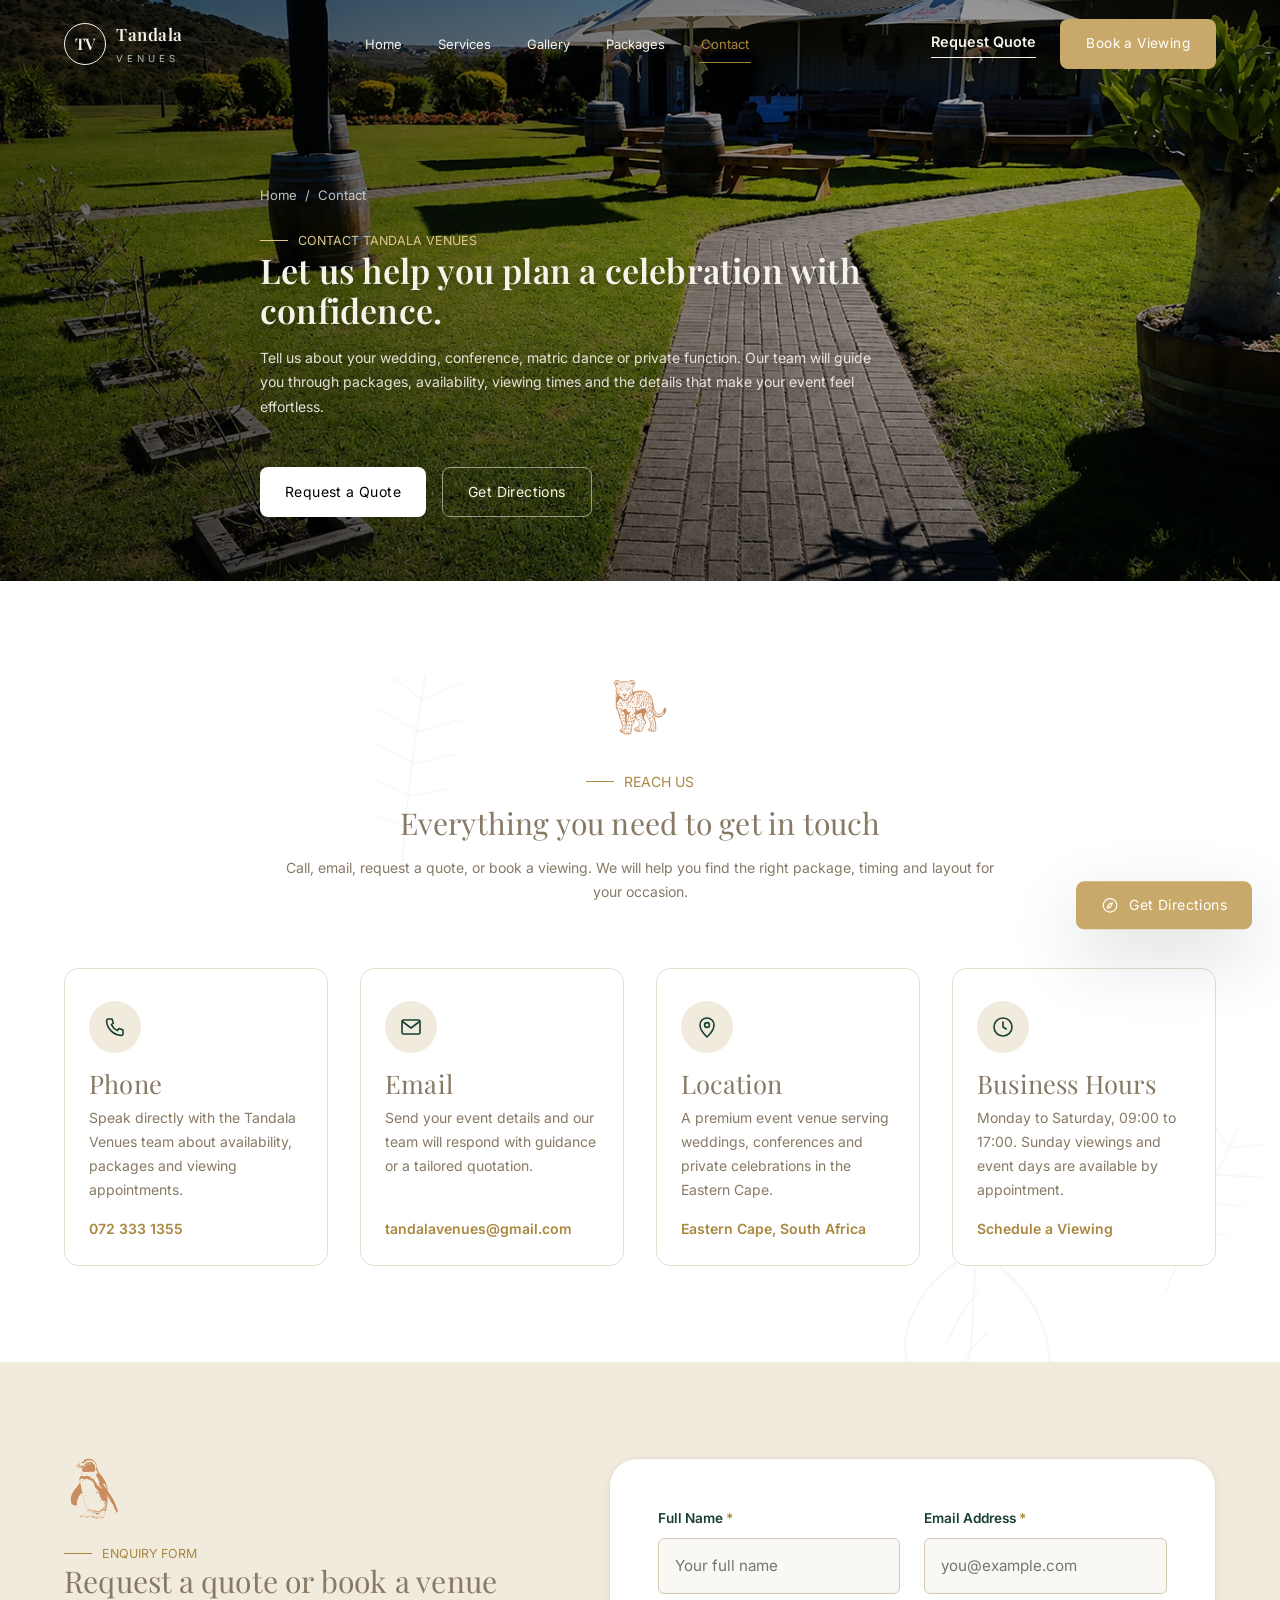
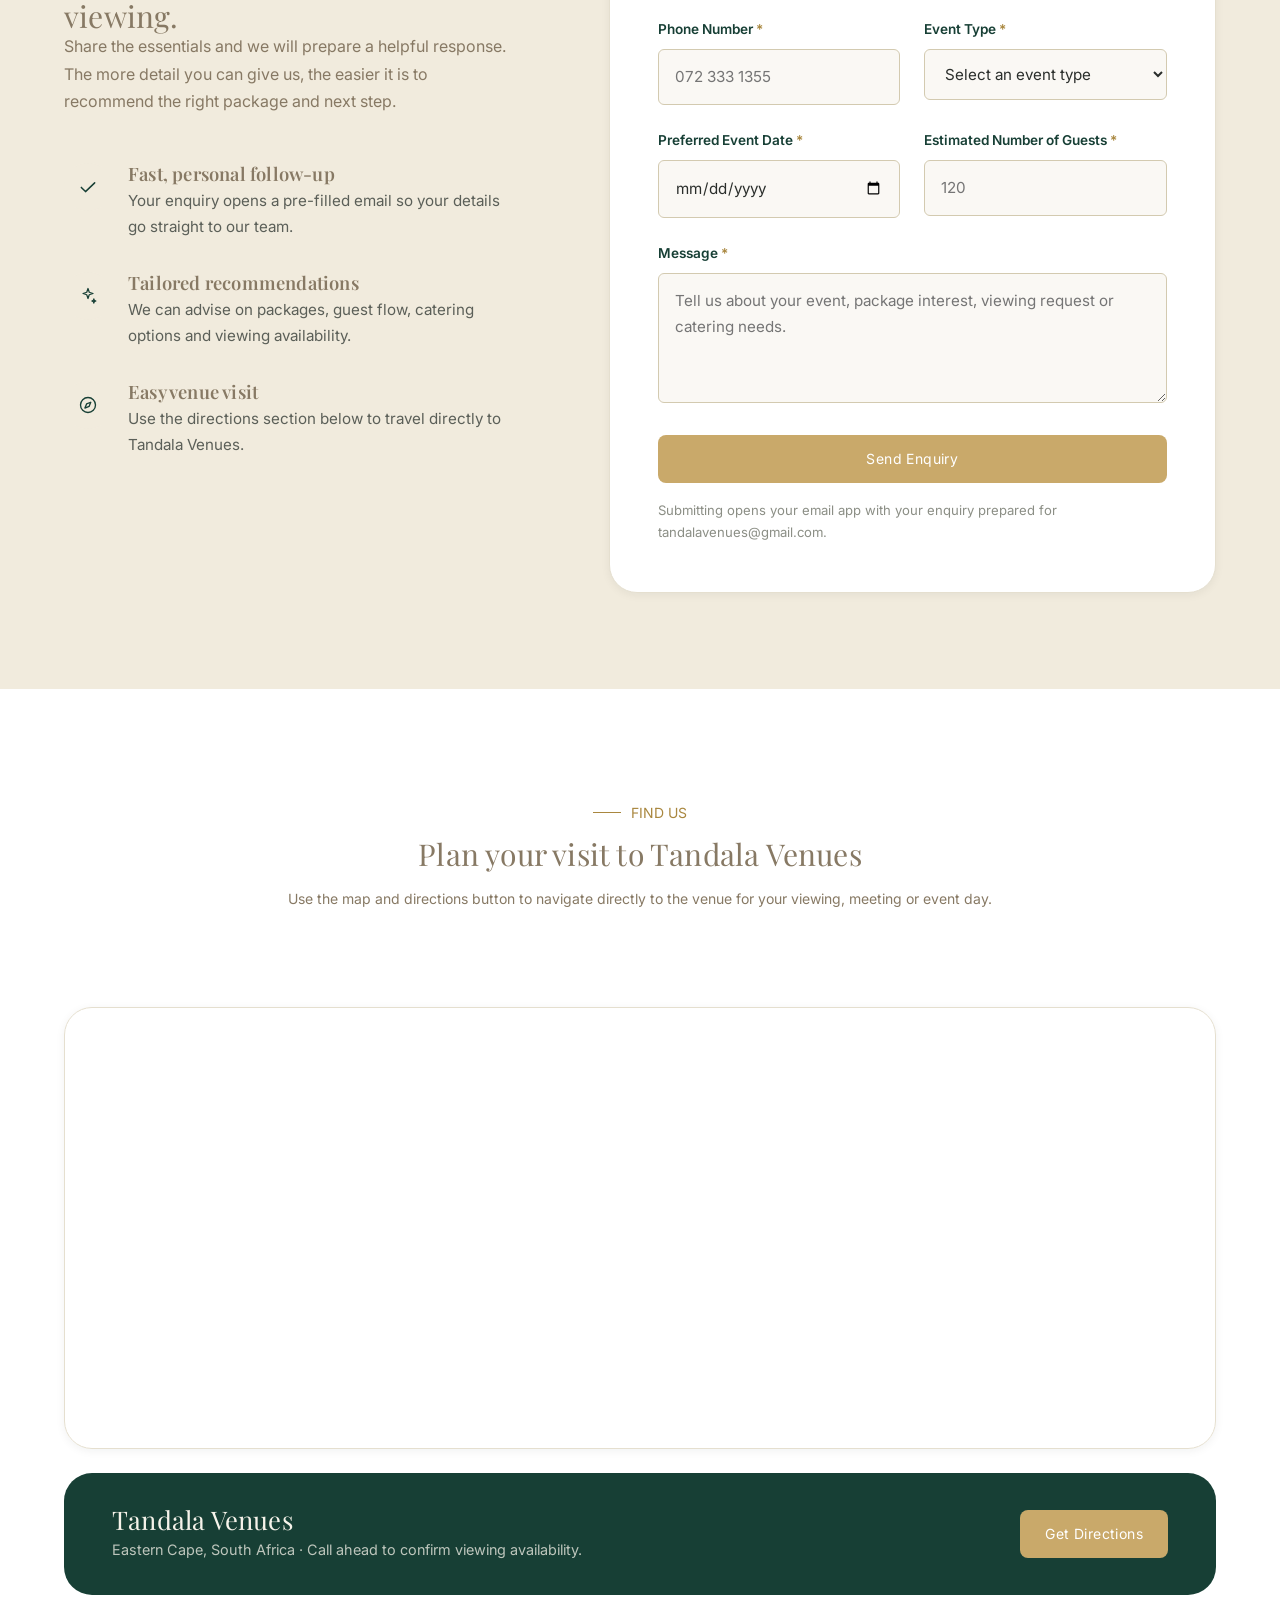
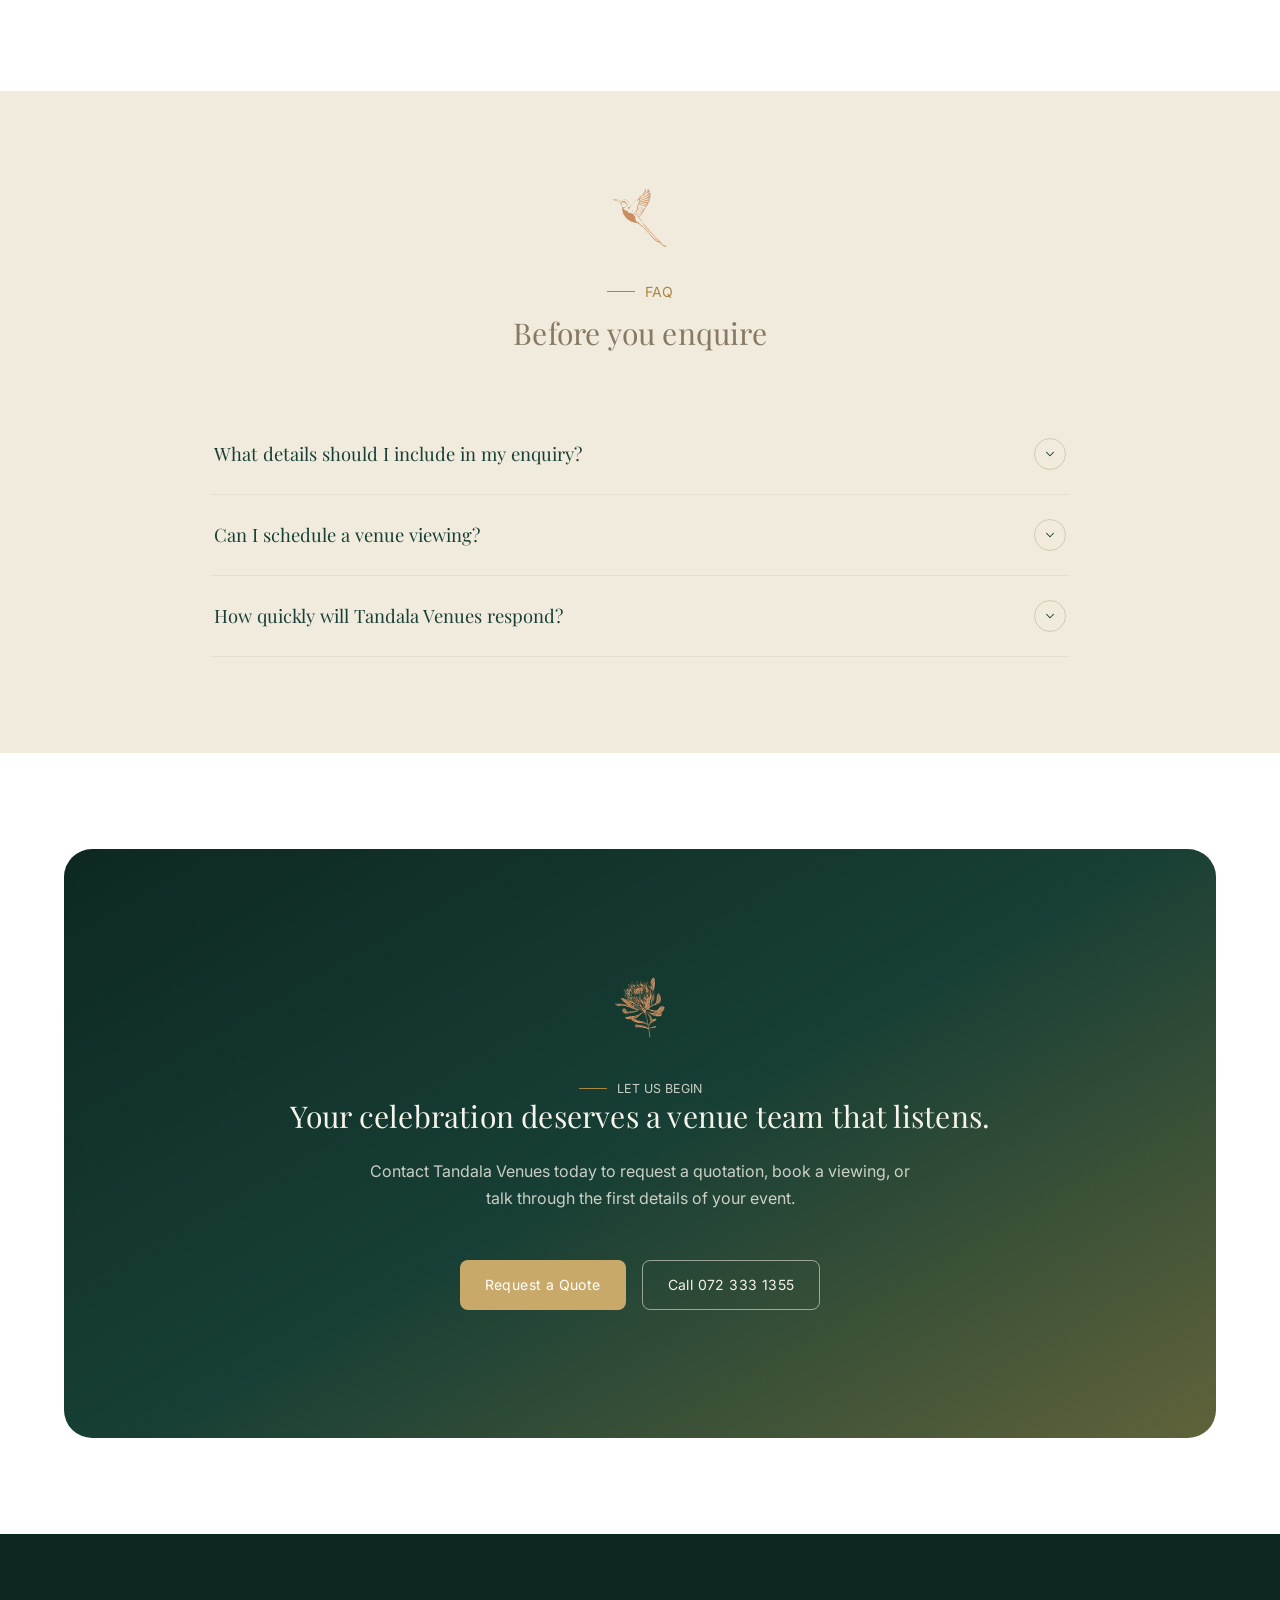
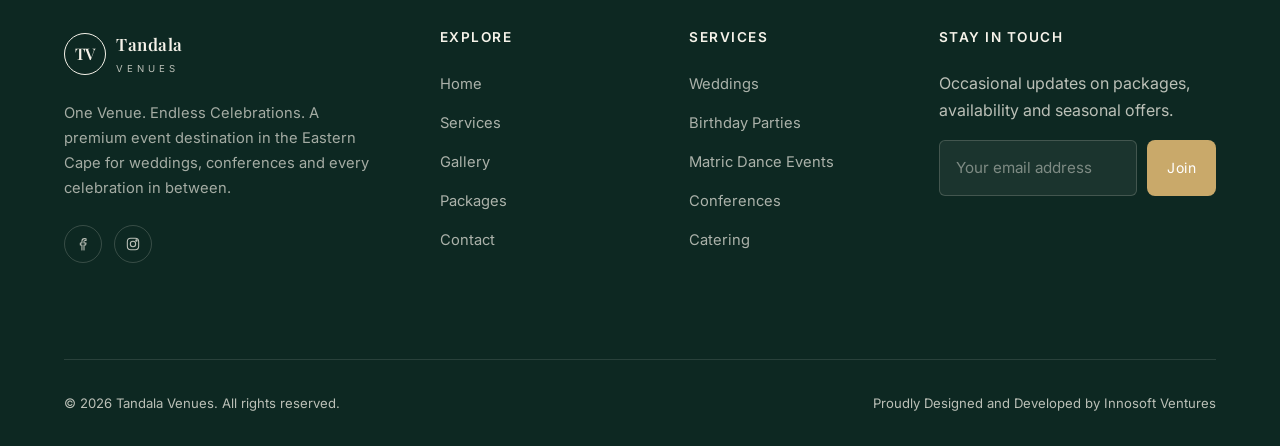
<file: HTML/contact.html>
<!DOCTYPE html>
<html lang="en-ZA">
<head>
<meta charset="UTF-8">
<meta name="viewport" content="width=device-width, initial-scale=1.0">
<title>Contact Tandala Venues | Request a Quote or Book a Viewing</title>
<meta name="description" content="Contact Tandala Venues to request a quotation, schedule a venue viewing, get directions, or enquire about weddings, conferences, matric dances, birthdays and private functions in the Eastern Cape.">
<link rel="canonical" href="https://www.tandalavenues.co.za/contact.html">
<meta name="theme-color" content="#173F35">
<meta property="og:type" content="website">
<meta property="og:site_name" content="Tandala Venues">
<meta property="og:title" content="Contact Tandala Venues | Request a Quote or Book a Viewing">
<meta property="og:description" content="Speak to the Tandala Venues team about your celebration, request a tailored quote, or get directions to the venue.">
<meta property="og:url" content="https://www.tandalavenues.co.za/contact.html">
<meta property="og:locale" content="en_ZA">
<meta name="twitter:card" content="summary_large_image">
<meta name="twitter:title" content="Contact Tandala Venues | Request a Quote or Book a Viewing">
<meta name="twitter:description" content="Request a quotation, schedule a viewing, or get directions to Tandala Venues in the Eastern Cape.">
<link rel="icon" type="image/svg+xml" href="favicon/favicon.svg">
<link rel="alternate icon" href="favicon/favicon.svg">
<link rel="preconnect" href="https://fonts.googleapis.com">
<link rel="preconnect" href="https://fonts.gstatic.com" crossorigin>
<link href="https://fonts.googleapis.com/css2?family=Playfair+Display:ital,wght@0,400;0,500;0,600;0,700;1,500;1,600&family=Inter:wght@300;400;500;600;700;800&display=swap" rel="stylesheet">
<link rel="stylesheet" href="../CSS/style.css">
</head>
<body>
<a class="skip-link" href="#main">Skip to content</a>

<svg class="visually-hidden" aria-hidden="true" focusable="false">
<symbol id="icon-heart" viewBox="0 0 24 24" fill="none" stroke="currentColor" stroke-width="1.6" stroke-linecap="round" stroke-linejoin="round"><path d="M12 21s-7-4.5-9.4-9C1.2 8 2.6 4.2 6.4 4.2c2 0 3.5 1 5.6 3 2.1-2 3.6-3 5.6-3 3.8 0 5.2 3.8 3.8 7.8-2.4 4.5-9.4 9-9.4 9z"></path></symbol>
<symbol id="icon-cake" viewBox="0 0 24 24" fill="none" stroke="currentColor" stroke-width="1.6" stroke-linecap="round" stroke-linejoin="round"><rect x="4" y="12" width="16" height="8" rx="1"></rect><path d="M4 12c1.4-1.6 2.9-1.6 4 0 1.1 1.6 2.6 1.6 4 0 1.1-1.6 2.6-1.6 4 0 1.1 1.6 2.6 1.6 4 0"></path><line x1="12" y1="8" x2="12" y2="4"></line><path d="M12 4c-1 0-1.3-1-.8-1.8.4.6 1.2.6 1.6 0 .5.8.2 1.8-.8 1.8z"></path></symbol>
<symbol id="icon-cap" viewBox="0 0 24 24" fill="none" stroke="currentColor" stroke-width="1.6" stroke-linecap="round" stroke-linejoin="round"><path d="M12 3 2 8l10 5 10-5-10-5z"></path><path d="M6 10.5V16c0 1.5 2.7 3 6 3s6-1.5 6-3v-5.5"></path><line x1="22" y1="8" x2="22" y2="14.5"></line></symbol>
<symbol id="icon-briefcase" viewBox="0 0 24 24" fill="none" stroke="currentColor" stroke-width="1.6" stroke-linecap="round" stroke-linejoin="round"><rect x="3" y="7" width="18" height="12" rx="1.5"></rect><path d="M8 7V5.5A1.5 1.5 0 0 1 9.5 4h5A1.5 1.5 0 0 1 16 5.5V7"></path><line x1="3" y1="12.5" x2="21" y2="12.5"></line></symbol>
<symbol id="icon-users" viewBox="0 0 24 24" fill="none" stroke="currentColor" stroke-width="1.6" stroke-linecap="round" stroke-linejoin="round"><circle cx="9" cy="8" r="3"></circle><path d="M3 20c0-3.3 2.7-6 6-6s6 2.7 6 6"></path><circle cx="17" cy="9" r="2.3"></circle><path d="M15.7 14.1c2.5.4 4.3 2.7 4.3 5.9"></path></symbol>
<symbol id="icon-utensils" viewBox="0 0 24 24" fill="none" stroke="currentColor" stroke-width="1.6" stroke-linecap="round" stroke-linejoin="round"><path d="M6 3v6.5a2 2 0 0 0 2 2 2 2 0 0 0 2-2V3"></path><line x1="8" y1="12" x2="8" y2="21"></line><path d="M17 3c-1.5 0-2.5 1.6-2.5 4.2S15.5 11.4 17 11.4V21"></path></symbol>
<symbol id="icon-sparkles" viewBox="0 0 24 24" fill="none" stroke="currentColor" stroke-width="1.5" stroke-linecap="round" stroke-linejoin="round"><path d="M12 3l1.5 4.5L18 9l-4.5 1.5L12 15l-1.5-4.5L6 9l4.5-1.5L12 3z"></path><path d="M19 15.5l.6 1.8 1.8.7-1.8.7-.6 1.8-.6-1.8-1.8-.7 1.8-.7z"></path></symbol>
<symbol id="icon-phone" viewBox="0 0 24 24" fill="none" stroke="currentColor" stroke-width="1.6" stroke-linecap="round" stroke-linejoin="round"><path d="M5 4h4l1.4 4-2 1.6a12.5 12.5 0 0 0 6 6l1.6-2 4 1.4v4c0 1-1 1.6-2 1.4C10.4 20 4 13.6 3.6 6 3.5 5 4.1 4 5 4z"></path></symbol>
<symbol id="icon-mail" viewBox="0 0 24 24" fill="none" stroke="currentColor" stroke-width="1.6" stroke-linecap="round" stroke-linejoin="round"><rect x="3" y="5" width="18" height="14" rx="1.5"></rect><path d="M3.5 6.5 12 13l8.5-6.5"></path></symbol>
<symbol id="icon-pin" viewBox="0 0 24 24" fill="none" stroke="currentColor" stroke-width="1.6" stroke-linecap="round" stroke-linejoin="round"><path d="M12 22s7-6.5 7-12a7 7 0 0 0-14 0c0 5.5 7 12 7 12z"></path><circle cx="12" cy="10" r="2.4"></circle></symbol>
<symbol id="icon-clock" viewBox="0 0 24 24" fill="none" stroke="currentColor" stroke-width="1.6" stroke-linecap="round" stroke-linejoin="round"><circle cx="12" cy="12" r="9"></circle><path d="M12 7v5l3.2 2"></path></symbol>
<symbol id="icon-check" viewBox="0 0 24 24" fill="none" stroke="currentColor" stroke-width="1.8" stroke-linecap="round" stroke-linejoin="round"><path d="M4 12.5l5 5L20 7"></path></symbol>
<symbol id="icon-chevron-down" viewBox="0 0 24 24" fill="none" stroke="currentColor" stroke-width="1.8" stroke-linecap="round" stroke-linejoin="round"><path d="M6 9l6 6 6-6"></path></symbol>
<symbol id="icon-arrow-up" viewBox="0 0 24 24" fill="none" stroke="currentColor" stroke-width="1.8" stroke-linecap="round" stroke-linejoin="round"><path d="M12 19V5"></path><path d="M6 11l6-6 6 6"></path></symbol>
<symbol id="icon-facebook" viewBox="0 0 24 24" fill="none" stroke="currentColor" stroke-width="1.6" stroke-linecap="round" stroke-linejoin="round"><path d="M13.5 21v-7.5H16l.5-3h-3V8.2c0-.9.3-1.5 1.6-1.5H16.6V4a20 20 0 0 0-2.3-.1c-2.3 0-3.9 1.4-3.9 4v2.6H8v3h2.4V21"></path></symbol>
<symbol id="icon-instagram" viewBox="0 0 24 24" fill="none" stroke="currentColor" stroke-width="1.6" stroke-linecap="round" stroke-linejoin="round"><rect x="3.5" y="3.5" width="17" height="17" rx="5"></rect><circle cx="12" cy="12" r="4"></circle><circle cx="17.2" cy="6.8" r="1"></circle></symbol>
<symbol id="icon-compass" viewBox="0 0 24 24" fill="none" stroke="currentColor" stroke-width="1.6" stroke-linecap="round" stroke-linejoin="round"><circle cx="12" cy="12" r="9"></circle><path d="M15.3 8.7l-2 5-5 2 2-5z"></path></symbol>
</svg>

<header class="site-header" id="siteHeader">
  <div class="nav-inner">
    <a href="../index.html" class="nav-logo" aria-label="Tandala Venues home">
      <span class="mark" aria-hidden="true">TV</span>
      <span>Tandala<span class="word-sub">Venues</span></span>
    </a>
    <nav class="nav-menu" aria-label="Primary">
      <a href="../index.html">Home</a>
      <a href="services.html">Services</a>
      <a href="gallery.html">Gallery</a>
      <a href="packages.html">Packages</a>
      <a href="contact.html">Contact</a>
    </nav>
    <div class="nav-actions">
      <a href="#contact-form" class="nav-quote-link">Request Quote</a>
      <a href="#contact-form" class="btn btn-primary">Book a Viewing</a>
    </div>
    <button class="nav-toggle" id="navToggle" type="button" aria-label="Open menu" aria-expanded="false" aria-controls="mobileNav">
      <span></span><span></span><span></span>
    </button>
  </div>
</header>

<div class="mobile-nav" id="mobileNav" aria-hidden="true">
  <nav class="mobile-nav-panel" aria-label="Mobile navigation">
    <ul>
      <li><a href="../index.html">Home</a></li>
      <li><a href="services.html">Services</a></li>
      <li><a href="gallery.html">Gallery</a></li>
      <li><a href="packages.html">Packages</a></li>
      <li><a href="contact.html">Contact</a></li>
    </ul>
    <div class="mobile-nav-actions">
      <a href="#contact-form" class="btn btn-outline-dark btn-block">Request Quote</a>
      <a href="#contact-form" class="btn btn-primary btn-block">Book a Viewing</a>
    </div>
    <p class="mobile-nav-meta">072 333 1355 &middot; tandalavenues@gmail.com</p>
  </nav>
</div>

<main id="main">
  <section class="page-hero" data-botanical="4" data-seed="9">
    <img class="hero-media" src="../Assets/images/Venue.png" alt="Elegant outdoor wedding moment at a premium venue">
    <div class="container">
      <div class="hero-content reveal">
        <nav class="breadcrumb" aria-label="Breadcrumb">
          <a href="index.html">Home</a>
          <span aria-hidden="true">/</span>
          <span>Contact</span>
        </nav>
        <p class="eyebrow">Contact Tandala Venues</p>
        <h1>Let us help you plan a celebration with confidence.</h1>
        <p class="lead" style="font-size: 14px;">Tell us about your wedding, conference, matric dance or private function. Our team will guide you through packages, availability, viewing times and the details that make your event feel effortless.</p>
        <div class="hero-actions">
          <a href="#contact-form" class="btn btn-primary btn-lg" style="background-color: #fff; color: #000;">Request a Quote</a>
          <a href="#location" class="btn btn-outline btn-lg">Get Directions</a>
        </div>
      </div>
    </div>
  </section>

  <section class="section" data-botanical="3" data-seed="10">
    <div class="container">
      <div class="section-header center reveal">
        <div class="section-badge section-badge--center">
              <img
                  src="../Assets/illustrations/Cat.svg"
                  alt=""
                  class="section-badge__icon"
                  aria-hidden="true"
              />
          </div>

        <p class="eyebrow">Reach Us</p>
        <h2>Everything you need to get in touch</h2>
        <p>Call, email, request a quote, or book a viewing. We will help you find the right package, timing and layout for your occasion.</p>
      </div>
      <div class="grid services-grid">
        <article class="service-card reveal">

          <div class="service-icon"><svg><use href="#icon-phone"></use></svg></div>
          <h3>Phone</h3>
          <p>Speak directly with the Tandala Venues team about availability, packages and viewing appointments.</p>
          <a href="tel:+27723331355" class="service-link">072 333 1355</a>
        </article>
        <article class="service-card reveal stagger-1">
          <div class="service-icon"><svg><use href="#icon-mail"></use></svg></div>
          <h3>Email</h3>
          <p>Send your event details and our team will respond with guidance or a tailored quotation.</p>
          <a href="mailto:tandalavenues@gmail.com" class="service-link">tandalavenues@gmail.com</a>
        </article>
        <article class="service-card reveal stagger-2">
          <div class="service-icon"><svg><use href="#icon-pin"></use></svg></div>
          <h3>Location</h3>
          <p>A premium event venue serving weddings, conferences and private celebrations in the Eastern Cape.</p>
          <a href="#location" class="service-link">Eastern Cape, South Africa</a>
        </article>
        <article class="service-card reveal stagger-3">
          <div class="service-icon"><svg><use href="#icon-clock"></use></svg></div>
          <h3>Business Hours</h3>
          <p>Monday to Saturday, 09:00 to 17:00. Sunday viewings and event days are available by appointment.</p>
          <a href="#contact-form" class="service-link">Schedule a Viewing</a>
        </article>
      </div>
    </div>
  </section>

  <section class="section section-alt" id="contact-form">
    <div class="container">
      <div class="grid contact-grid">
        <div class="reveal">
          <div class="section-badge section-badge--left">
              <img
                  src="../Assets/illustrations/Penguin.svg"
                  alt=""
                  class="section-badge__icon"
                  aria-hidden="true"
              />
          </div>

          <p class="eyebrow">Enquiry Form</p>
          <h2>Request a quote or book a venue viewing.</h2>
          <p>Share the essentials and we will prepare a helpful response. The more detail you can give us, the easier it is to recommend the right package and next step.</p>
          <div class="contact-info-list">
            <div class="contact-info-item">
              <div class="contact-info-icon"><svg><use href="#icon-check"></use></svg></div>
              <div><h4>Fast, personal follow-up</h4><p>Your enquiry opens a pre-filled email so your details go straight to our team.</p></div>
            </div>
            <div class="contact-info-item">
              <div class="contact-info-icon"><svg><use href="#icon-sparkles"></use></svg></div>
              <div><h4>Tailored recommendations</h4><p>We can advise on packages, guest flow, catering options and viewing availability.</p></div>
            </div>
            <div class="contact-info-item">
              <div class="contact-info-icon"><svg><use href="#icon-compass"></use></svg></div>
              <div><h4>Easy venue visit</h4><p>Use the directions section below to travel directly to Tandala Venues.</p></div>
            </div>
          </div>
        </div>

        <div class="contact-form-panel reveal stagger-1">
          <div class="form-success" id="formSuccess">
            <svg><use href="#icon-check"></use></svg>
            <span>Thank you. Your enquiry is ready to send to Tandala Venues.</span>
          </div>
          <form id="contactForm" novalidate>
            <div class="form-row">
              <div class="form-group">
                <label for="name">Full Name <span class="required">*</span></label>
                <input class="form-control" type="text" id="name" name="name" placeholder="Your full name" autocomplete="name" required>
                <p class="field-error">Please enter your full name.</p>
              </div>
              <div class="form-group">
                <label for="email">Email Address <span class="required">*</span></label>
                <input class="form-control" type="email" id="email" name="email" placeholder="you@example.com" autocomplete="email" required>
                <p class="field-error">Please enter a valid email address.</p>
              </div>
            </div>
            <div class="form-row">
              <div class="form-group">
                <label for="phone">Phone Number <span class="required">*</span></label>
                <input class="form-control" type="tel" id="phone" name="phone" placeholder="072 333 1355" autocomplete="tel" required>
                <p class="field-error">Please enter a valid phone number.</p>
              </div>
              <div class="form-group">
                <label for="eventType">Event Type <span class="required">*</span></label>
                <select class="form-control" id="eventType" name="eventType" required>
                  <option value="">Select an event type</option>
                  <option value="Wedding">Wedding</option>
                  <option value="Birthday Party">Birthday Party</option>
                  <option value="Matric Dance">Matric Dance</option>
                  <option value="Conference">Conference</option>
                  <option value="Family Ceremony">Family Ceremony</option>
                  <option value="Private Function">Private Function</option>
                  <option value="Catering Services">Catering Services</option>
                </select>
                <p class="field-error">Please choose an event type.</p>
              </div>
            </div>
            <div class="form-row">
              <div class="form-group">
                <label for="preferredDate">Preferred Event Date <span class="required">*</span></label>
                <input class="form-control" type="date" id="preferredDate" name="preferredDate" required>
                <p class="field-error">Please select a preferred date.</p>
              </div>
              <div class="form-group">
                <label for="guestCount">Estimated Number of Guests <span class="required">*</span></label>
                <input class="form-control" type="number" id="guestCount" name="guestCount" placeholder="120" min="1" inputmode="numeric" required>
                <p class="field-error">Please enter an estimated guest count.</p>
              </div>
            </div>
            <div class="form-group">
              <label for="message">Message <span class="required">*</span></label>
              <textarea class="form-control" id="message" name="message" placeholder="Tell us about your event, package interest, viewing request or catering needs." required></textarea>
              <p class="field-error">Please include a message of at least 10 characters.</p>
            </div>
            <button type="submit" class="btn btn-primary btn-block">Send Enquiry</button>
            <p class="form-note">Submitting opens your email app with your enquiry prepared for tandalavenues@gmail.com.</p>
          </form>
        </div>
      </div>
    </div>
  </section>

  <section class="section" id="location">
    <div class="container">
      <div class="section-header center reveal">
        <p class="eyebrow">Find Us</p>
        <h2>Plan your visit to Tandala Venues</h2>
        <p>Use the map and directions button to navigate directly to the venue for your viewing, meeting or event day.</p>
      </div>
      <div class="map-block reveal">
        <div class="map-frame">
          <iframe title="Google Map showing Tandala Venues in the Eastern Cape" loading="lazy" referrerpolicy="no-referrer-when-downgrade" src="https://www.google.com/maps?q=Tandala%20Venues%20Eastern%20Cape%20South%20Africa&amp;output=embed"></iframe>
        </div>
        <div class="map-directions-bar">
          <div>
            <h3>Tandala Venues</h3>
            <p>Eastern Cape, South Africa &middot; Call ahead to confirm viewing availability.</p>
          </div>
          <a href="https://www.google.com/maps/dir/?api=1&amp;destination=Tandala%20Venues%2C%20Eastern%20Cape%2C%20South%20Africa" class="btn btn-primary" target="_blank" rel="noopener">Get Directions</a>
        </div>
      </div>
    </div>
  </section>

  <section class="section section-alt">
    <div class="container">
      <div class="section-header center reveal">
        <div class="section-badge section-badge--center">
              <img
                  src="../Assets/illustrations/Bird.svg"
                  alt=""
                  class="section-badge__icon"
                  aria-hidden="true"
              />
          </div>

        <p class="eyebrow">FAQ</p>
        <h2>Before you enquire</h2>
      </div>
      <div class="faq-list reveal">
        <div class="faq-item">
          <button class="faq-question" aria-expanded="false">What details should I include in my enquiry?<span class="icon"><svg><use href="#icon-chevron-down"></use></svg></span></button>
          <div class="faq-answer"><div class="faq-answer-inner"><p>Please include your event type, preferred date, estimated guest count, package interest and any catering or styling requirements. This helps us prepare a useful response.</p></div></div>
        </div>
        <div class="faq-item">
          <button class="faq-question" aria-expanded="false">Can I schedule a venue viewing?<span class="icon"><svg><use href="#icon-chevron-down"></use></svg></span></button>
          <div class="faq-answer"><div class="faq-answer-inner"><p>Yes. Viewings are available by appointment, and our team can help you choose a time that works around venue availability and event schedules.</p></div></div>
        </div>
        <div class="faq-item">
          <button class="faq-question" aria-expanded="false">How quickly will Tandala Venues respond?<span class="icon"><svg><use href="#icon-chevron-down"></use></svg></span></button>
          <div class="faq-answer"><div class="faq-answer-inner"><p>We aim to respond as soon as possible during business hours. For urgent enquiries, calling 072 333 1355 is the quickest way to reach the team.</p></div></div>
        </div>
      </div>
    </div>
  </section>

  <section class="section">
    <div class="container">
      <div class="final-cta reveal">
        <div class="section-badge section-badge--center">
            <img
                src="../Assets/illustrations/Flowers.svg"
                alt=""
                class="section-badge__icon"
                aria-hidden="true"
            />
        </div>

        <p class="eyebrow">Let Us Begin</p>
        <h2>Your celebration deserves a venue team that listens.</h2>
        <p>Contact Tandala Venues today to request a quotation, book a viewing, or talk through the first details of your event.</p>
        <div class="hero-actions">
          <a href="#contact-form" class="btn btn-primary btn-lg">Request a Quote</a>
          <a href="tel:+27723331355" class="btn btn-outline btn-lg">Call 072 333 1355</a>
        </div>
      </div>
    </div>
  </section>
</main>

<footer class="site-footer">
  <div class="container">
    <div class="grid footer-grid">
      <div class="footer-brand">
        <a href="index.html" class="nav-logo"><span class="mark" aria-hidden="true">TV</span><span>Tandala<span class="word-sub">Venues</span></span></a>
        <p>One Venue. Endless Celebrations. A premium event destination in the Eastern Cape for weddings, conferences and every celebration in between.</p>
        <div class="footer-social">
          <a href="#" aria-label="Tandala Venues on Facebook"><svg><use href="#icon-facebook"></use></svg></a>
          <a href="#" aria-label="Tandala Venues on Instagram"><svg><use href="#icon-instagram"></use></svg></a>
        </div>
      </div>
      <div class="footer-col">
        <h4>Explore</h4>
        <ul>
          <li><a href="index.html">Home</a></li>
          <li><a href="services.html">Services</a></li>
          <li><a href="gallery.html">Gallery</a></li>
          <li><a href="packages.html">Packages</a></li>
          <li><a href="contact.html">Contact</a></li>
        </ul>
      </div>
      <div class="footer-col">
        <h4>Services</h4>
        <ul>
          <li><a href="services.html#weddings">Weddings</a></li>
          <li><a href="services.html#birthdays">Birthday Parties</a></li>
          <li><a href="services.html#matric">Matric Dance Events</a></li>
          <li><a href="services.html#conferences">Conferences</a></li>
          <li><a href="services.html#catering">Catering</a></li>
        </ul>
      </div>
      <div class="footer-col footer-newsletter">
        <h4>Stay In Touch</h4>
        <p style="color: rgba(246, 243, 234, 0.75);">Occasional updates on packages, availability and seasonal offers.</p>
        <form id="newsletterForm" novalidate>
          <div class="footer-newsletter-row">
            <input type="email" class="form-control" placeholder="Your email address" aria-label="Email address" required>
            <button type="submit" class="btn btn-primary">Join</button>
          </div>
          <p class="form-note" aria-live="polite"></p>
        </form>
      </div>
    </div>
    <div class="footer-bottom">
      <p style="color: rgba(246, 243, 234, 0.75);">&copy; <span id="year"></span> Tandala Venues. All rights reserved.</p>
      <p style="color: rgba(246, 243, 234, 0.75);">Proudly Designed and Developed by Innosoft Ventures</p>
    </div>
  </div>
</footer>

<a href="https://www.google.com/maps/dir/?api=1&amp;destination=Tandala%20Venues%2C%20Eastern%20Cape%2C%20South%20Africa" class="btn btn-primary floating-directions" id="floatingDirections" target="_blank" rel="noopener">
  <svg><use href="#icon-compass"></use></svg>
  <span class="btn-label-full">Get Directions</span>
</a>
<button class="scroll-top-btn" id="scrollTopBtn" aria-label="Scroll to top"><svg><use href="#icon-arrow-up"></use></svg></button>
<script src="../JavaScript/main.js"></script>
</body>
</html>
</file>
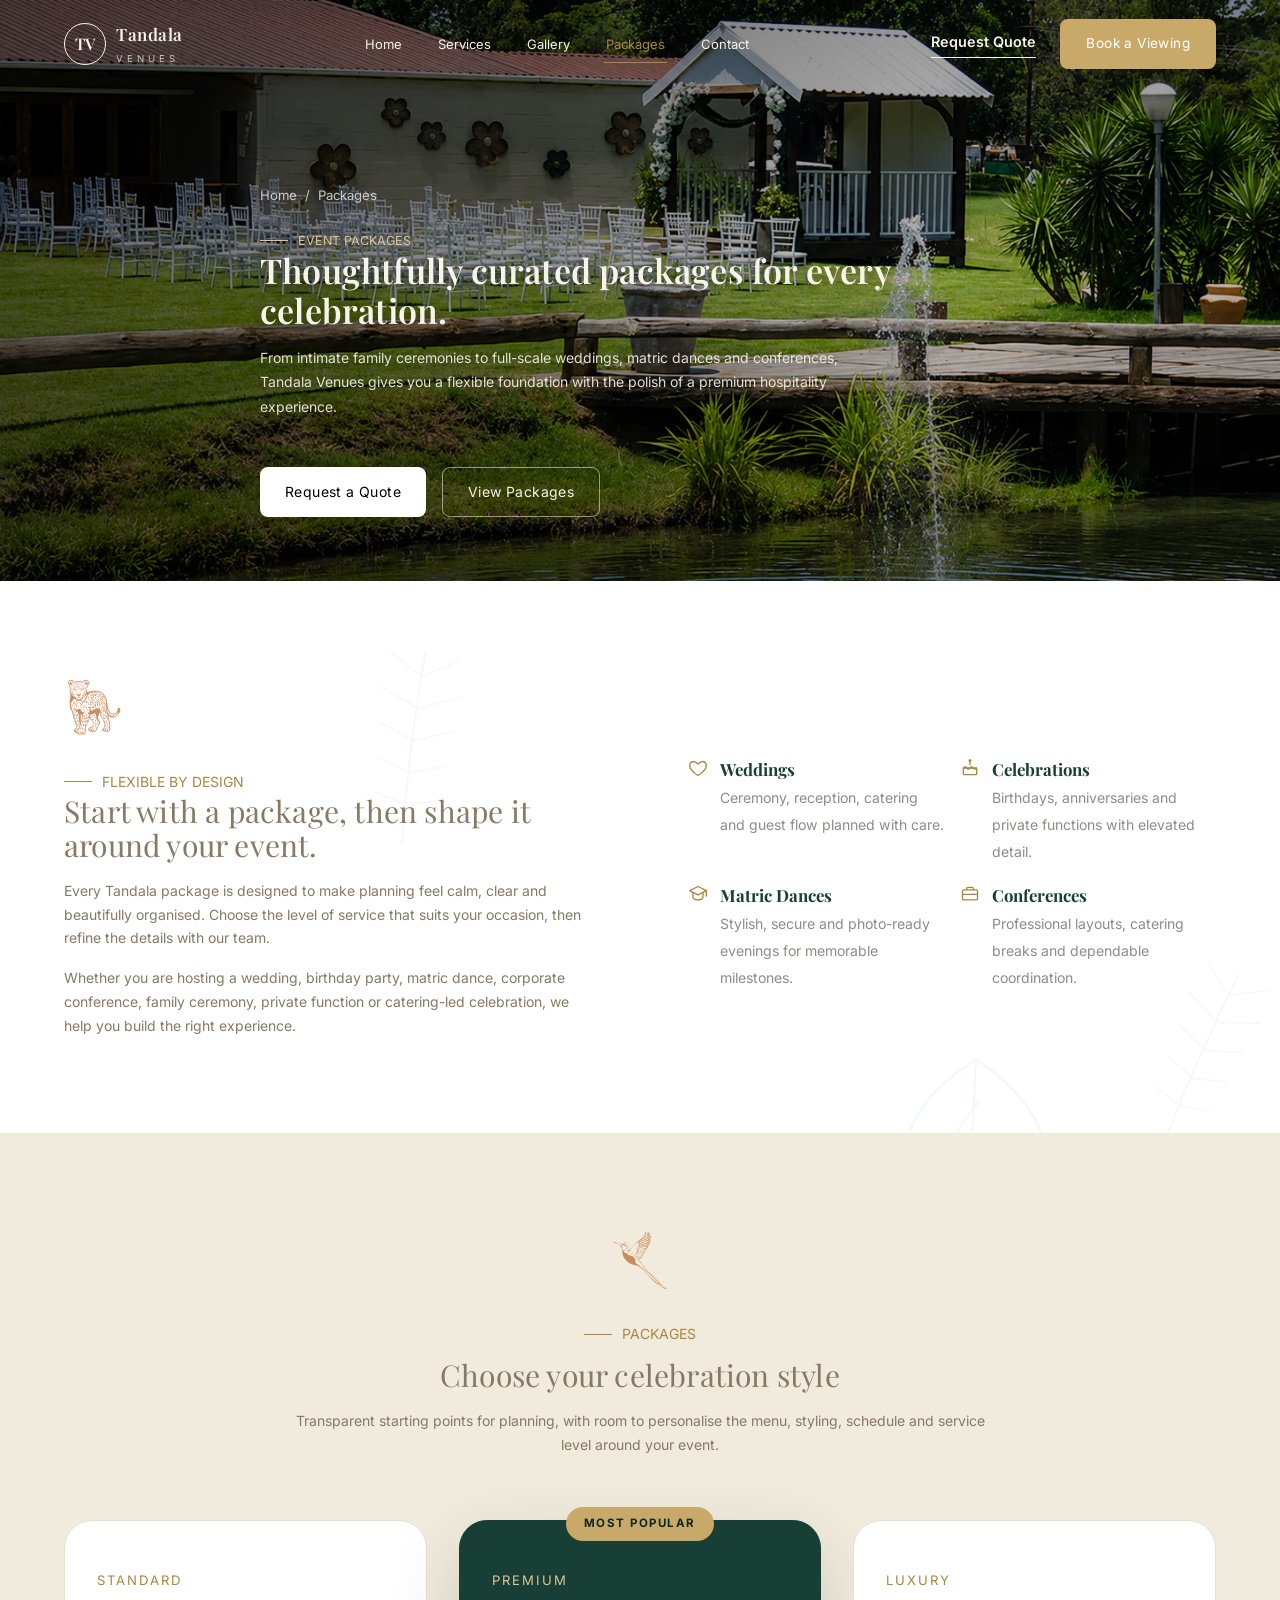
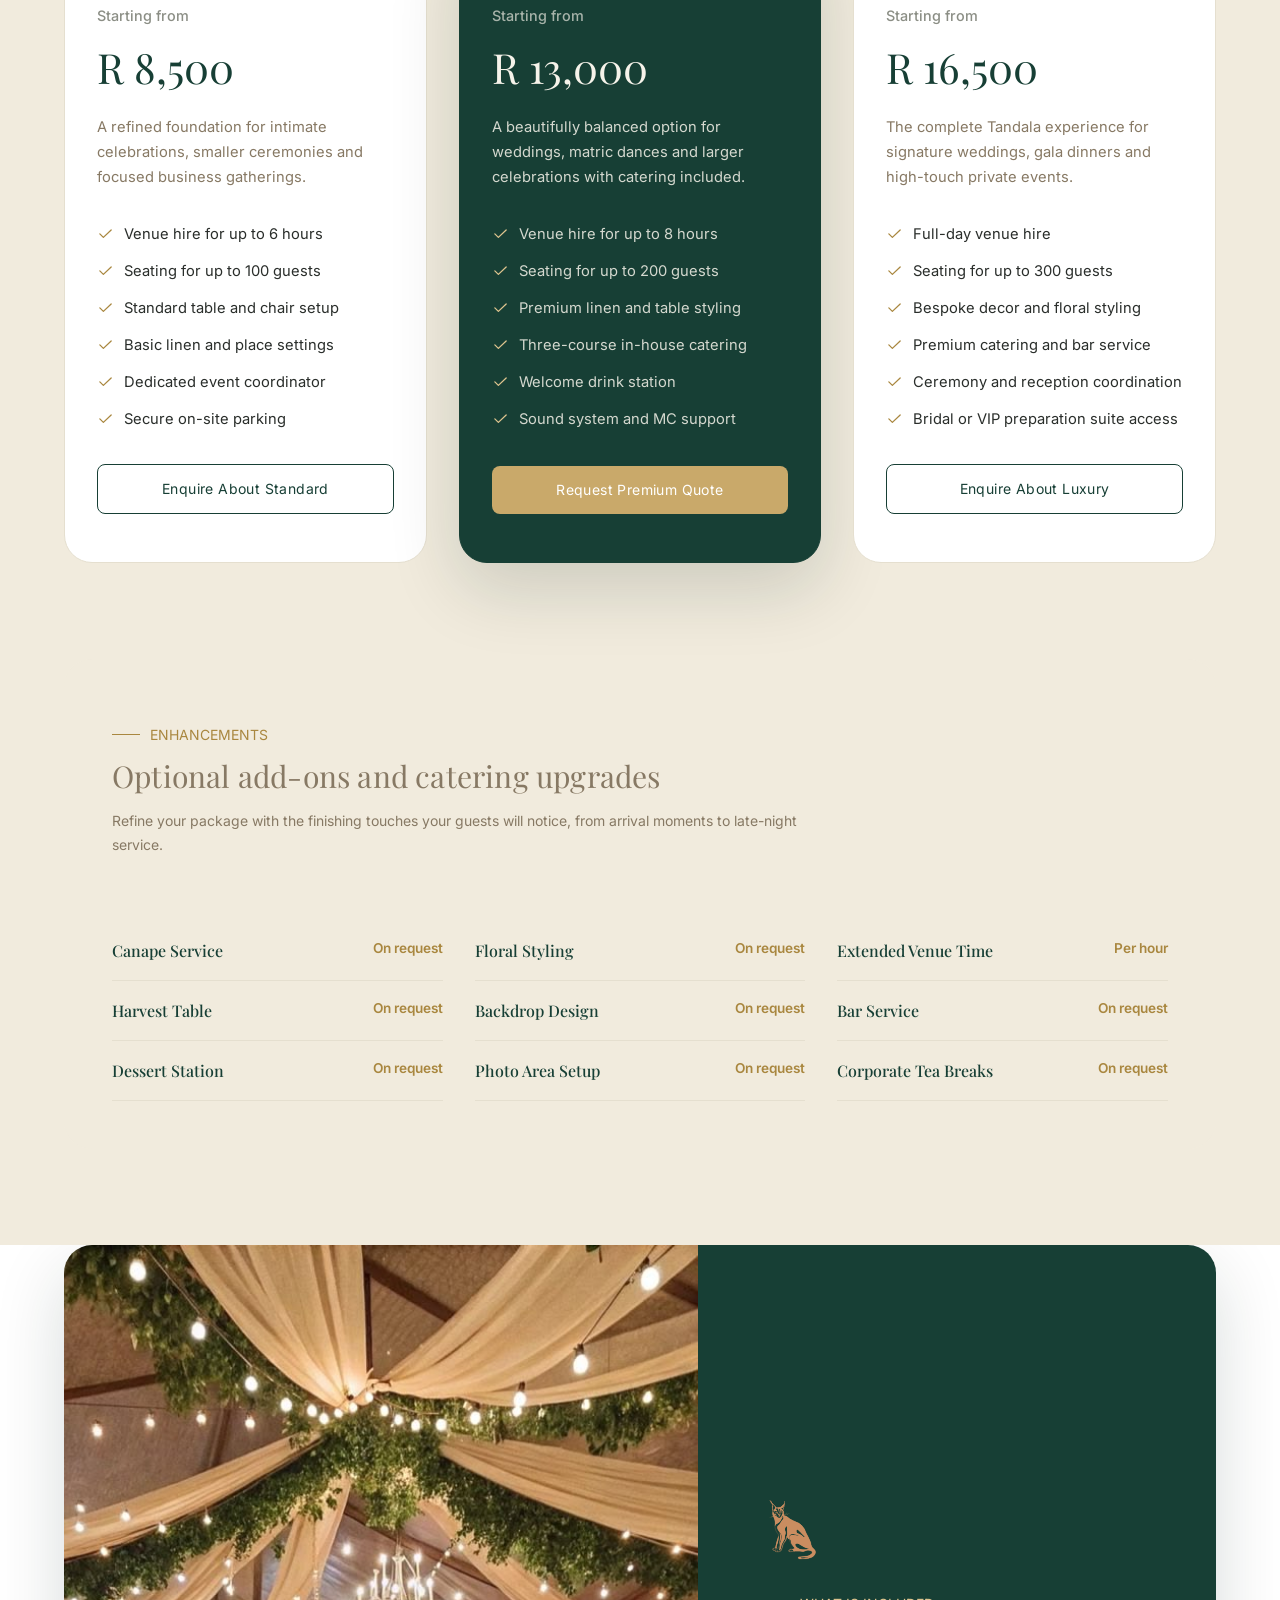
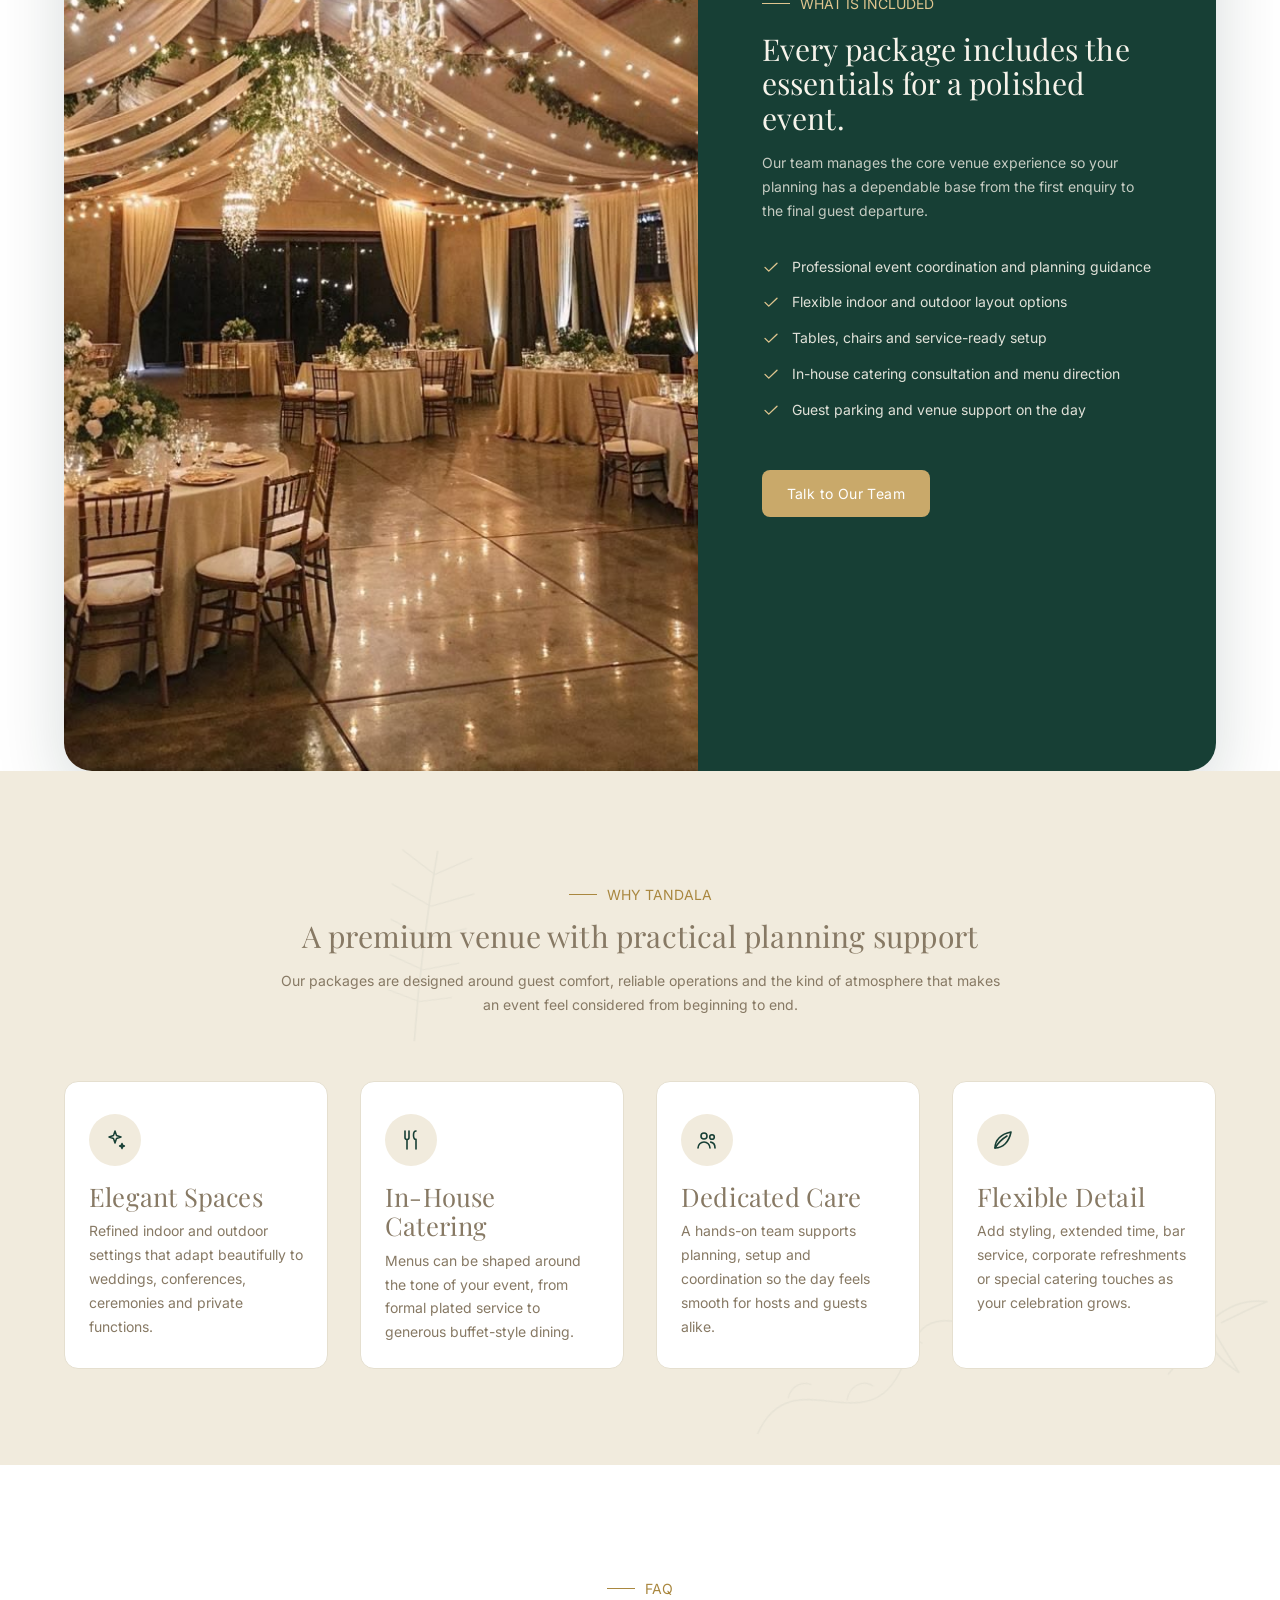
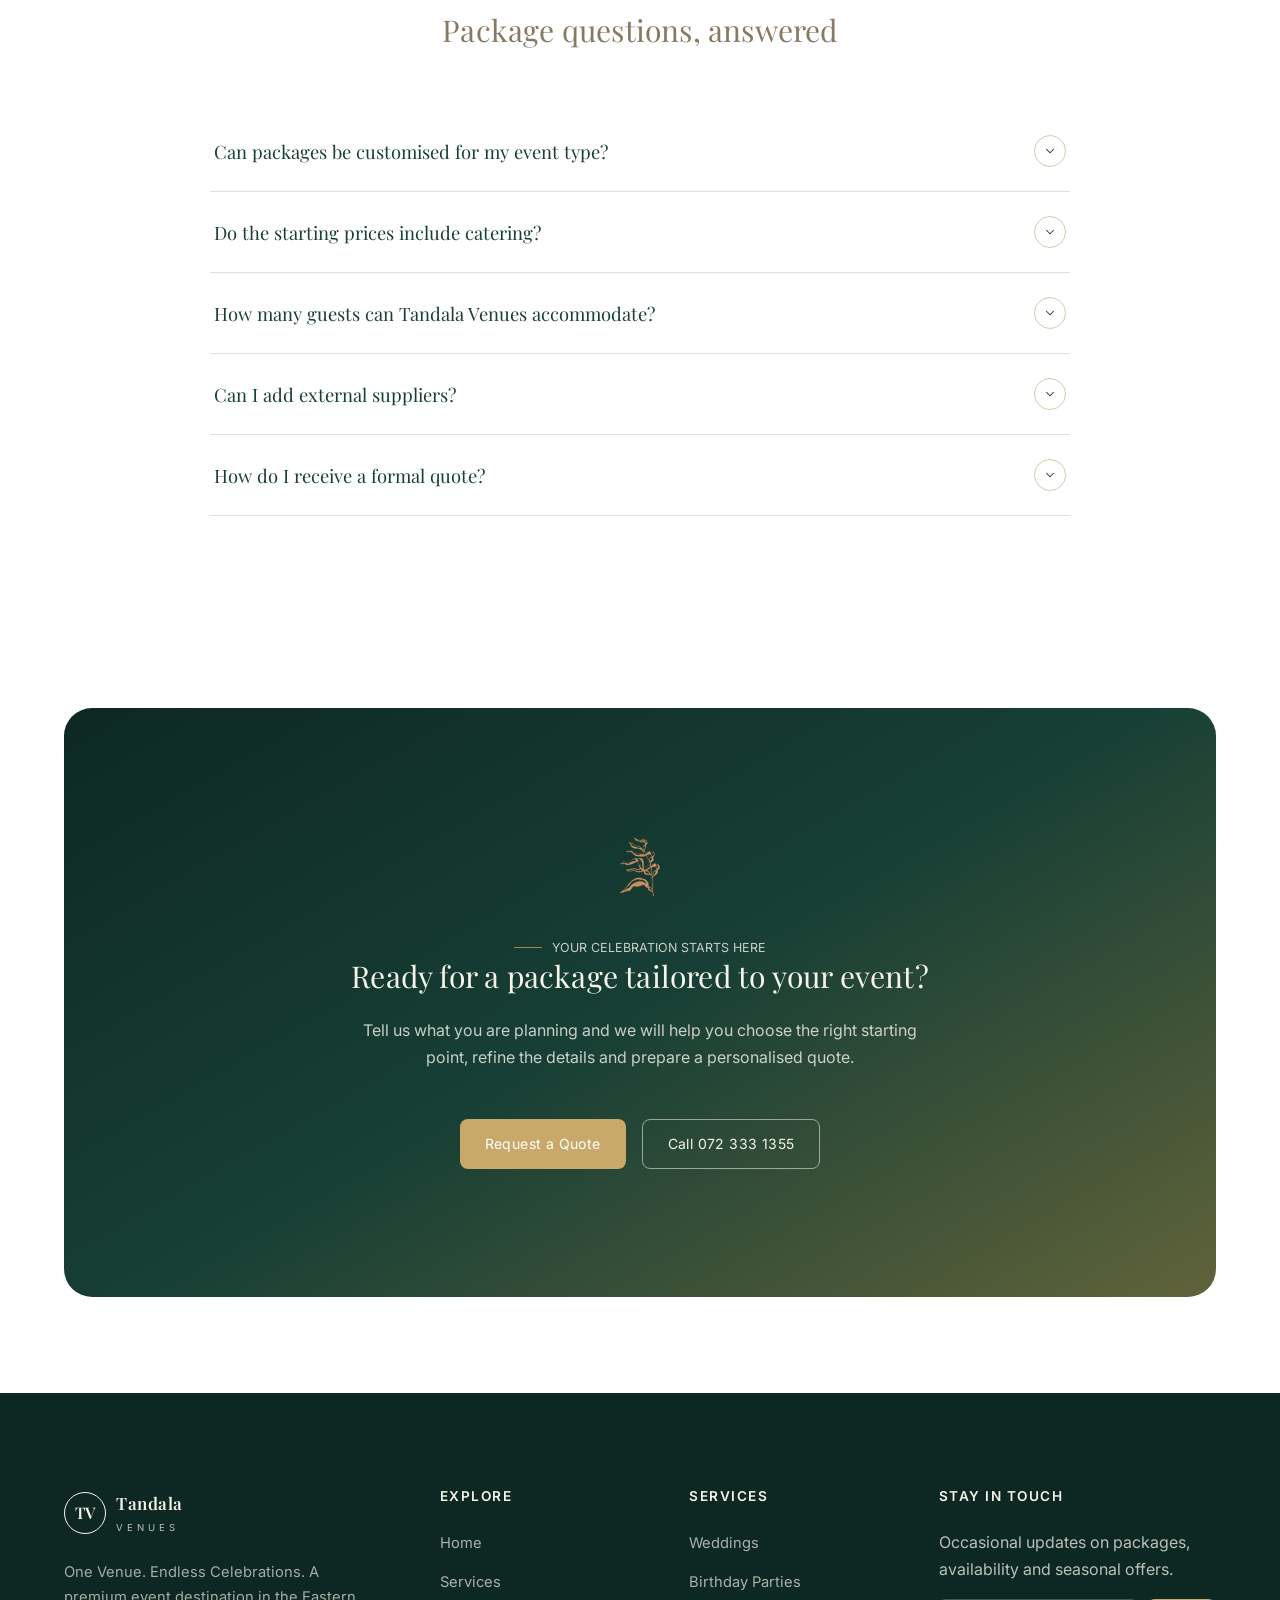
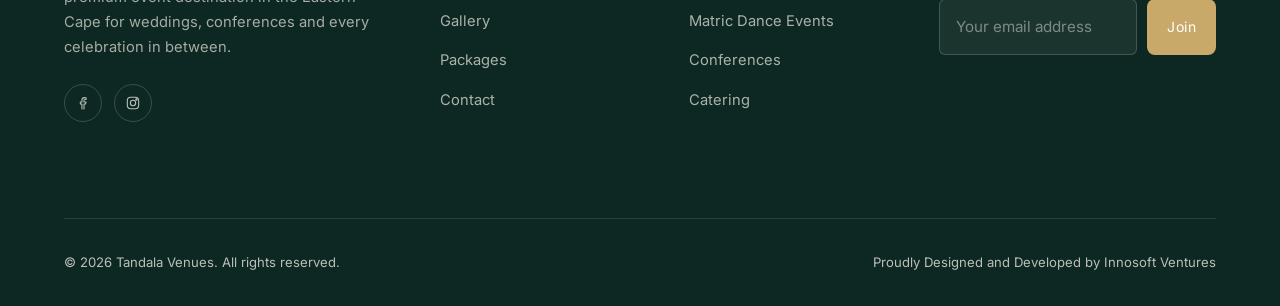
<file: HTML/packages.html>
<!DOCTYPE html>
<html lang="en-ZA">
<head>
<meta charset="UTF-8">
<meta name="viewport" content="width=device-width, initial-scale=1.0">
<title>Event Packages | Tandala Venues</title>
<meta name="description" content="Explore flexible Tandala Venues packages for weddings, birthdays, matric dances, conferences, family ceremonies, private functions and catering services in the Eastern Cape.">
<link rel="canonical" href="https://www.tandalavenues.co.za/packages.html">
<meta name="theme-color" content="#173F35">
<meta property="og:type" content="website">
<meta property="og:site_name" content="Tandala Venues">
<meta property="og:title" content="Event Packages | Tandala Venues">
<meta property="og:description" content="Flexible, premium event packages with elegant venue hire, catering, styling and coordination for every celebration.">
<meta property="og:url" content="https://www.tandalavenues.co.za/packages.html">
<meta property="og:locale" content="en_ZA">
<meta name="twitter:card" content="summary_large_image">
<meta name="twitter:title" content="Event Packages | Tandala Venues">
<meta name="twitter:description" content="Flexible, premium event packages for weddings, conferences, matric dances, birthdays and private functions.">
<link rel="icon" type="image/svg+xml" href="favicon/favicon.svg">
<link rel="alternate icon" href="favicon/favicon.svg">
<link rel="preconnect" href="https://fonts.googleapis.com">
<link rel="preconnect" href="https://fonts.gstatic.com" crossorigin>
<link href="https://fonts.googleapis.com/css2?family=Playfair+Display:ital,wght@0,400;0,500;0,600;0,700;1,500;1,600&family=Inter:wght@300;400;500;600;700;800&display=swap" rel="stylesheet">
<link rel="stylesheet" href="../CSS/style.css">
</head>
<body>
<a class="skip-link" href="#main">Skip to content</a>

<svg class="visually-hidden" aria-hidden="true" focusable="false">
<symbol id="icon-heart" viewBox="0 0 24 24" fill="none" stroke="currentColor" stroke-width="1.6" stroke-linecap="round" stroke-linejoin="round"><path d="M12 21s-7-4.5-9.4-9C1.2 8 2.6 4.2 6.4 4.2c2 0 3.5 1 5.6 3 2.1-2 3.6-3 5.6-3 3.8 0 5.2 3.8 3.8 7.8-2.4 4.5-9.4 9-9.4 9z"></path></symbol>
<symbol id="icon-cake" viewBox="0 0 24 24" fill="none" stroke="currentColor" stroke-width="1.6" stroke-linecap="round" stroke-linejoin="round"><rect x="4" y="12" width="16" height="8" rx="1"></rect><path d="M4 12c1.4-1.6 2.9-1.6 4 0 1.1 1.6 2.6 1.6 4 0 1.1-1.6 2.6-1.6 4 0 1.1 1.6 2.6 1.6 4 0"></path><line x1="12" y1="8" x2="12" y2="4"></line><path d="M12 4c-1 0-1.3-1-.8-1.8.4.6 1.2.6 1.6 0 .5.8.2 1.8-.8 1.8z"></path></symbol>
<symbol id="icon-cap" viewBox="0 0 24 24" fill="none" stroke="currentColor" stroke-width="1.6" stroke-linecap="round" stroke-linejoin="round"><path d="M12 3 2 8l10 5 10-5-10-5z"></path><path d="M6 10.5V16c0 1.5 2.7 3 6 3s6-1.5 6-3v-5.5"></path><line x1="22" y1="8" x2="22" y2="14.5"></line></symbol>
<symbol id="icon-briefcase" viewBox="0 0 24 24" fill="none" stroke="currentColor" stroke-width="1.6" stroke-linecap="round" stroke-linejoin="round"><rect x="3" y="7" width="18" height="12" rx="1.5"></rect><path d="M8 7V5.5A1.5 1.5 0 0 1 9.5 4h5A1.5 1.5 0 0 1 16 5.5V7"></path><line x1="3" y1="12.5" x2="21" y2="12.5"></line></symbol>
<symbol id="icon-users" viewBox="0 0 24 24" fill="none" stroke="currentColor" stroke-width="1.6" stroke-linecap="round" stroke-linejoin="round"><circle cx="9" cy="8" r="3"></circle><path d="M3 20c0-3.3 2.7-6 6-6s6 2.7 6 6"></path><circle cx="17" cy="9" r="2.3"></circle><path d="M15.7 14.1c2.5.4 4.3 2.7 4.3 5.9"></path></symbol>
<symbol id="icon-utensils" viewBox="0 0 24 24" fill="none" stroke="currentColor" stroke-width="1.6" stroke-linecap="round" stroke-linejoin="round"><path d="M6 3v6.5a2 2 0 0 0 2 2 2 2 0 0 0 2-2V3"></path><line x1="8" y1="12" x2="8" y2="21"></line><path d="M17 3c-1.5 0-2.5 1.6-2.5 4.2S15.5 11.4 17 11.4V21"></path></symbol>
<symbol id="icon-sparkles" viewBox="0 0 24 24" fill="none" stroke="currentColor" stroke-width="1.5" stroke-linecap="round" stroke-linejoin="round"><path d="M12 3l1.5 4.5L18 9l-4.5 1.5L12 15l-1.5-4.5L6 9l4.5-1.5L12 3z"></path><path d="M19 15.5l.6 1.8 1.8.7-1.8.7-.6 1.8-.6-1.8-1.8-.7 1.8-.7z"></path></symbol>
<symbol id="icon-phone" viewBox="0 0 24 24" fill="none" stroke="currentColor" stroke-width="1.6" stroke-linecap="round" stroke-linejoin="round"><path d="M5 4h4l1.4 4-2 1.6a12.5 12.5 0 0 0 6 6l1.6-2 4 1.4v4c0 1-1 1.6-2 1.4C10.4 20 4 13.6 3.6 6 3.5 5 4.1 4 5 4z"></path></symbol>
<symbol id="icon-mail" viewBox="0 0 24 24" fill="none" stroke="currentColor" stroke-width="1.6" stroke-linecap="round" stroke-linejoin="round"><rect x="3" y="5" width="18" height="14" rx="1.5"></rect><path d="M3.5 6.5 12 13l8.5-6.5"></path></symbol>
<symbol id="icon-pin" viewBox="0 0 24 24" fill="none" stroke="currentColor" stroke-width="1.6" stroke-linecap="round" stroke-linejoin="round"><path d="M12 22s7-6.5 7-12a7 7 0 0 0-14 0c0 5.5 7 12 7 12z"></path><circle cx="12" cy="10" r="2.4"></circle></symbol>
<symbol id="icon-check" viewBox="0 0 24 24" fill="none" stroke="currentColor" stroke-width="1.8" stroke-linecap="round" stroke-linejoin="round"><path d="M4 12.5l5 5L20 7"></path></symbol>
<symbol id="icon-chevron-down" viewBox="0 0 24 24" fill="none" stroke="currentColor" stroke-width="1.8" stroke-linecap="round" stroke-linejoin="round"><path d="M6 9l6 6 6-6"></path></symbol>
<symbol id="icon-arrow-up" viewBox="0 0 24 24" fill="none" stroke="currentColor" stroke-width="1.8" stroke-linecap="round" stroke-linejoin="round"><path d="M12 19V5"></path><path d="M6 11l6-6 6 6"></path></symbol>
<symbol id="icon-facebook" viewBox="0 0 24 24" fill="none" stroke="currentColor" stroke-width="1.6" stroke-linecap="round" stroke-linejoin="round"><path d="M13.5 21v-7.5H16l.5-3h-3V8.2c0-.9.3-1.5 1.6-1.5H16.6V4a20 20 0 0 0-2.3-.1c-2.3 0-3.9 1.4-3.9 4v2.6H8v3h2.4V21"></path></symbol>
<symbol id="icon-instagram" viewBox="0 0 24 24" fill="none" stroke="currentColor" stroke-width="1.6" stroke-linecap="round" stroke-linejoin="round"><rect x="3.5" y="3.5" width="17" height="17" rx="5"></rect><circle cx="12" cy="12" r="4"></circle><circle cx="17.2" cy="6.8" r="1"></circle></symbol>
<symbol id="icon-leaf" viewBox="0 0 24 24" fill="none" stroke="currentColor" stroke-width="1.6" stroke-linecap="round" stroke-linejoin="round"><path d="M4 20c8 0 14-6 16-16-10 2-16 8-16 16z"></path><path d="M4 20c3-5 7-9 12-12"></path></symbol>
</svg>

<header class="site-header" id="siteHeader">
  <div class="nav-inner">
    <a href="../index.html" class="nav-logo" aria-label="Tandala Venues home">
      <span class="mark" aria-hidden="true">TV</span>
      <span>Tandala<span class="word-sub">Venues</span></span>
    </a>
    <nav class="nav-menu" aria-label="Primary">
      <a href="../index.html">Home</a>
      <a href="services.html">Services</a>
      <a href="gallery.html">Gallery</a>
      <a href="packages.html">Packages</a>
      <a href="contact.html">Contact</a>
    </nav>
    <div class="nav-actions">
      <a href="contact.html" class="nav-quote-link">Request Quote</a>
      <a href="contact.html#contact-form" class="btn btn-primary">Book a Viewing</a>
    </div>
    <button class="nav-toggle" id="navToggle" type="button" aria-label="Open menu" aria-expanded="false" aria-controls="mobileNav">
      <span></span><span></span><span></span>
    </button>
  </div>
</header>

<div class="mobile-nav" id="mobileNav" aria-hidden="true">
  <nav class="mobile-nav-panel" aria-label="Mobile navigation">
    <ul>
      <li><a href="../index.html">Home</a></li>
      <li><a href="services.html">Services</a></li>
      <li><a href="gallery.html">Gallery</a></li>
      <li><a href="packages.html">Packages</a></li>
      <li><a href="contact.html">Contact</a></li>
    </ul>
    <div class="mobile-nav-actions">
      <a href="contact.html" class="btn btn-outline-dark btn-block">Request Quote</a>
      <a href="contact.html#contact-form" class="btn btn-primary btn-block">Book a Viewing</a>
    </div>
    <p class="mobile-nav-meta">072 333 1355 &middot; tandalavenues@gmail.com</p>
  </nav>
</div>

<main id="main">
  <section class="page-hero" data-botanical="4" data-seed="6">
    <img class="hero-media" src="../Assets/images/Water.png" alt="Elegant event reception prepared for guests">
    <div class="container">
      <div class="hero-content reveal">
        <nav class="breadcrumb" aria-label="Breadcrumb">
          <a href="index.html">Home</a>
          <span aria-hidden="true">/</span>
          <span>Packages</span>
        </nav>
        <p class="eyebrow">Event Packages</p>
        <h1>Thoughtfully curated packages for every celebration.</h1>
        <p class="lead" style="font-size: 14px;">From intimate family ceremonies to full-scale weddings, matric dances and conferences, Tandala Venues gives you a flexible foundation with the polish of a premium hospitality experience.</p>
        <div class="hero-actions">
          <a href="contact.html#contact-form" class="btn btn-primary btn-lg" style="background-color: #fff; color: #000;">Request a Quote</a>
          <a href="#packages" class="btn btn-outline btn-lg">View Packages</a>
        </div>
      </div>
    </div>
  </section>

  <section class="section" data-botanical="3" data-seed="7">
    <div class="container">
      <div class="grid story-grid">
        <div class="story-content reveal">
          <div class="section-badge section-badge--left">
              <img
                  src="../Assets/illustrations/Cat.svg"
                  alt=""
                  class="section-badge__icon"
                  aria-hidden="true"
              />
          </div>

          <p class="eyebrow">Flexible by Design</p>
          <h2>Start with a package, then shape it around your event.</h2>
          <p>Every Tandala package is designed to make planning feel calm, clear and beautifully organised. Choose the level of service that suits your occasion, then refine the details with our team.</p>
          <p>Whether you are hosting a wedding, birthday party, matric dance, corporate conference, family ceremony, private function or catering-led celebration, we help you build the right experience.</p>
        </div>
        <div class="story-values reveal stagger-1">
          <div class="story-value"><svg><use href="#icon-heart"></use></svg><div><strong>Weddings</strong><span>Ceremony, reception, catering and guest flow planned with care.</span></div></div>
          <div class="story-value"><svg><use href="#icon-cake"></use></svg><div><strong>Celebrations</strong><span>Birthdays, anniversaries and private functions with elevated detail.</span></div></div>
          <div class="story-value"><svg><use href="#icon-cap"></use></svg><div><strong>Matric Dances</strong><span>Stylish, secure and photo-ready evenings for memorable milestones.</span></div></div>
          <div class="story-value"><svg><use href="#icon-briefcase"></use></svg><div><strong>Conferences</strong><span>Professional layouts, catering breaks and dependable coordination.</span></div></div>
        </div>
      </div>
    </div>
  </section>

  <section class="section section-alt" id="packages">
    <div class="container">
      <div class="section-header center reveal">
        <div class="section-badge section-badge--center">
          <img
              src="../Assets/illustrations/Bird.svg"
              alt=""
              class="section-badge__icon"
              aria-hidden="true"
          />
        </div>


        <p class="eyebrow">Packages</p>
        <h2>Choose your celebration style</h2>
        <p>Transparent starting points for planning, with room to personalise the menu, styling, schedule and service level around your event.</p>
      </div>
      <div class="grid packages-grid">
        <article class="package-card reveal" id="standard">
          <p class="package-name">Standard</p>
          <p class="package-price"><span class="from">Starting from</span>R 8,500</p>
          <p class="package-desc">A refined foundation for intimate celebrations, smaller ceremonies and focused business gatherings.</p>
          <ul class="package-features">
            <li><svg><use href="#icon-check"></use></svg> Venue hire for up to 6 hours</li>
            <li><svg><use href="#icon-check"></use></svg> Seating for up to 100 guests</li>
            <li><svg><use href="#icon-check"></use></svg> Standard table and chair setup</li>
            <li><svg><use href="#icon-check"></use></svg> Basic linen and place settings</li>
            <li><svg><use href="#icon-check"></use></svg> Dedicated event coordinator</li>
            <li><svg><use href="#icon-check"></use></svg> Secure on-site parking</li>
          </ul>
          <a href="contact.html#contact-form" class="btn btn-outline-dark btn-block">Enquire About Standard</a>
        </article>
        <article class="package-card is-featured reveal stagger-1" id="premium">
          <span class="package-badge">Most Popular</span>
          <p class="package-name">Premium</p>
          <p class="package-price"><span class="from">Starting from</span>R 13,000</p>
          <p class="package-desc">A beautifully balanced option for weddings, matric dances and larger celebrations with catering included.</p>
          <ul class="package-features">
            <li><svg><use href="#icon-check"></use></svg> Venue hire for up to 8 hours</li>
            <li><svg><use href="#icon-check"></use></svg> Seating for up to 200 guests</li>
            <li><svg><use href="#icon-check"></use></svg> Premium linen and table styling</li>
            <li><svg><use href="#icon-check"></use></svg> Three-course in-house catering</li>
            <li><svg><use href="#icon-check"></use></svg> Welcome drink station</li>
            <li><svg><use href="#icon-check"></use></svg> Sound system and MC support</li>
          </ul>
          <a href="contact.html#contact-form" class="btn btn-primary btn-block">Request Premium Quote</a>
        </article>
        <article class="package-card reveal stagger-2" id="luxury">
          <p class="package-name">Luxury</p>
          <p class="package-price"><span class="from">Starting from</span>R 16,500</p>
          <p class="package-desc">The complete Tandala experience for signature weddings, gala dinners and high-touch private events.</p>
          <ul class="package-features">
            <li><svg><use href="#icon-check"></use></svg> Full-day venue hire</li>
            <li><svg><use href="#icon-check"></use></svg> Seating for up to 300 guests</li>
            <li><svg><use href="#icon-check"></use></svg> Bespoke decor and floral styling</li>
            <li><svg><use href="#icon-check"></use></svg> Premium catering and bar service</li>
            <li><svg><use href="#icon-check"></use></svg> Ceremony and reception coordination</li>
            <li><svg><use href="#icon-check"></use></svg> Bridal or VIP preparation suite access</li>
          </ul>
          <a href="contact.html#contact-form" class="btn btn-outline-dark btn-block">Enquire About Luxury</a>
        </article>
      </div>
      <div class="addons-panel reveal">
        <div class="section-header">
          <p class="eyebrow">Enhancements</p>
          <h2>Optional add-ons and catering upgrades</h2>
          <p>Refine your package with the finishing touches your guests will notice, from arrival moments to late-night service.</p>
        </div>
        <div class="grid addons-grid">
          <div>
            <div class="addon-item"><strong>Canape Service</strong><span class="addon-price">On request</span></div>
            <div class="addon-item"><strong>Harvest Table</strong><span class="addon-price">On request</span></div>
            <div class="addon-item"><strong>Dessert Station</strong><span class="addon-price">On request</span></div>
          </div>
          <div>
            <div class="addon-item"><strong>Floral Styling</strong><span class="addon-price">On request</span></div>
            <div class="addon-item"><strong>Backdrop Design</strong><span class="addon-price">On request</span></div>
            <div class="addon-item"><strong>Photo Area Setup</strong><span class="addon-price">On request</span></div>
          </div>
          <div>
            <div class="addon-item"><strong>Extended Venue Time</strong><span class="addon-price">Per hour</span></div>
            <div class="addon-item"><strong>Bar Service</strong><span class="addon-price">On request</span></div>
            <div class="addon-item"><strong>Corporate Tea Breaks</strong><span class="addon-price">On request</span></div>
          </div>
        </div>
      </div>
    </div>
  </section>

  <section class="section featured-venue">
    <div class="container">
      <div class="grid featured-grid">
        <div class="featured-media img-reveal from-left"><img class="art-panel tone-gold" src="../Assets/images/conference.jpg" alt="Elegant table setting for a formal reception package"></div>
        <div class="featured-copy reveal">
          <div class="section-badge section-badge--left">
              <img
                  src="../Assets/illustrations/Jaguar.svg"
                  alt=""
                  class="section-badge__icon"
                  aria-hidden="true"
              />
          </div>

          <p class="eyebrow">What Is Included</p>
          <h2>Every package includes the essentials for a polished event.</h2>
          <p>Our team manages the core venue experience so your planning has a dependable base from the first enquiry to the final guest departure.</p>
          <ul class="featured-list">
            <li><svg><use href="#icon-check"></use></svg> Professional event coordination and planning guidance</li>
            <li><svg><use href="#icon-check"></use></svg> Flexible indoor and outdoor layout options</li>
            <li><svg><use href="#icon-check"></use></svg> Tables, chairs and service-ready setup</li>
            <li><svg><use href="#icon-check"></use></svg> In-house catering consultation and menu direction</li>
            <li><svg><use href="#icon-check"></use></svg> Guest parking and venue support on the day</li>
          </ul>
          <a href="contact.html" class="btn btn-primary">Talk to Our Team</a>
        </div>
      </div>
    </div>
  </section>

  <section class="section section-alt" data-counter-section data-botanical="3" data-seed="8">
    <div class="container">
      <div class="section-header center reveal">
        <p class="eyebrow">Why Tandala</p>
        <h2>A premium venue with practical planning support</h2>
        <p>Our packages are designed around guest comfort, reliable operations and the kind of atmosphere that makes an event feel considered from beginning to end.</p>
      </div>
      <div class="grid services-grid">
        <article class="service-card reveal"><div class="service-icon"><svg><use href="#icon-sparkles"></use></svg></div><h3>Elegant Spaces</h3><p>Refined indoor and outdoor settings that adapt beautifully to weddings, conferences, ceremonies and private functions.</p></article>
        <article class="service-card reveal stagger-1"><div class="service-icon"><svg><use href="#icon-utensils"></use></svg></div><h3>In-House Catering</h3><p>Menus can be shaped around the tone of your event, from formal plated service to generous buffet-style dining.</p></article>
        <article class="service-card reveal stagger-2"><div class="service-icon"><svg><use href="#icon-users"></use></svg></div><h3>Dedicated Care</h3><p>A hands-on team supports planning, setup and coordination so the day feels smooth for hosts and guests alike.</p></article>
        <article class="service-card reveal stagger-3"><div class="service-icon"><svg><use href="#icon-leaf"></use></svg></div><h3>Flexible Detail</h3><p>Add styling, extended time, bar service, corporate refreshments or special catering touches as your celebration grows.</p></article>
      </div>
    </div>
  </section>

  <section class="section">
    <div class="container">
      <div class="section-header center reveal">
        <p class="eyebrow">FAQ</p>
        <h2>Package questions, answered</h2>
      </div>
      <div class="faq-list reveal">
        <div class="faq-item"><button class="faq-question" aria-expanded="false">Can packages be customised for my event type?<span class="icon"><svg><use href="#icon-chevron-down"></use></svg></span></button><div class="faq-answer"><div class="faq-answer-inner"><p>Yes. Packages provide a planning foundation, and our team can adjust catering, styling, layout, timing and service details for weddings, birthdays, matric dances, conferences and private functions.</p></div></div></div>
        <div class="faq-item"><button class="faq-question" aria-expanded="false">Do the starting prices include catering?<span class="icon"><svg><use href="#icon-chevron-down"></use></svg></span></button><div class="faq-answer"><div class="faq-answer-inner"><p>Premium and Luxury packages include catering elements, while Standard can be paired with a catering option based on your guest count and menu needs. Final quotations are personalised.</p></div></div></div>
        <div class="faq-item"><button class="faq-question" aria-expanded="false">How many guests can Tandala Venues accommodate?<span class="icon"><svg><use href="#icon-chevron-down"></use></svg></span></button><div class="faq-answer"><div class="faq-answer-inner"><p>Our reception hall can accommodate up to 300 guests for a sit-down event, with flexible layouts available for smaller gatherings and conference-style seating.</p></div></div></div>
        <div class="faq-item"><button class="faq-question" aria-expanded="false">Can I add external suppliers?<span class="icon"><svg><use href="#icon-chevron-down"></use></svg></span></button><div class="faq-answer"><div class="faq-answer-inner"><p>Approved external suppliers can be included where appropriate. We will coordinate supplier access and setup requirements during the planning process.</p></div></div></div>
        <div class="faq-item"><button class="faq-question" aria-expanded="false">How do I receive a formal quote?<span class="icon"><svg><use href="#icon-chevron-down"></use></svg></span></button><div class="faq-answer"><div class="faq-answer-inner"><p>Share your event date, guest count, package preference and any catering or styling needs through the contact page. Our team will prepare a tailored quotation for review.</p></div></div></div>
      </div>
    </div>
  </section>

  <section class="section">
    <div class="container">
      <div class="final-cta reveal">
        <div class="section-badge section-badge--center">
              <img
                  src="../Assets/illustrations/Flower.svg"
                  alt=""
                  class="section-badge__icon"
                  aria-hidden="true"
              />
          </div>

        <p class="eyebrow">Your Celebration Starts Here</p>
        <h2>Ready for a package tailored to your event?</h2>
        <p>Tell us what you are planning and we will help you choose the right starting point, refine the details and prepare a personalised quote.</p>
        <div class="hero-actions">
          <a href="contact.html#contact-form" class="btn btn-primary btn-lg">Request a Quote</a>
          <a href="tel:+27723331355" class="btn btn-outline btn-lg">Call 072 333 1355</a>
        </div>
      </div>
    </div>
  </section>
</main>

<footer class="site-footer">
  <div class="container">
    <div class="grid footer-grid">
      <div class="footer-brand">
        <a href="index.html" class="nav-logo"><span class="mark" aria-hidden="true">TV</span><span>Tandala<span class="word-sub">Venues</span></span></a>
        <p>One Venue. Endless Celebrations. A premium event destination in the Eastern Cape for weddings, conferences and every celebration in between.</p>
        <div class="footer-social">
          <a href="#" aria-label="Tandala Venues on Facebook"><svg><use href="#icon-facebook"></use></svg></a>
          <a href="#" aria-label="Tandala Venues on Instagram"><svg><use href="#icon-instagram"></use></svg></a>
        </div>
      </div>
      <div class="footer-col">
        <h4>Explore</h4>
        <ul>
          <li><a href="../index.html">Home</a></li>
          <li><a href="./services.html">Services</a></li>
          <li><a href="./gallery.html">Gallery</a></li>
          <li><a href="./packages.html">Packages</a></li>
          <li><a href="./contact.html">Contact</a></li>
        </ul>
      </div>
      <div class="footer-col">
        <h4>Services</h4>
        <ul>
          <li><a href="services.html#weddings">Weddings</a></li>
          <li><a href="services.html#birthdays">Birthday Parties</a></li>
          <li><a href="services.html#matric">Matric Dance Events</a></li>
          <li><a href="services.html#conferences">Conferences</a></li>
          <li><a href="services.html#catering">Catering</a></li>
        </ul>
      </div>
      <div class="footer-col footer-newsletter">
        <h4>Stay In Touch</h4>
        <p style="color: rgba(246, 243, 234, 0.75);">Occasional updates on packages, availability and seasonal offers.</p>
        <form id="newsletterForm" novalidate>
          <div class="footer-newsletter-row">
            <input type="email" class="form-control" placeholder="Your email address" aria-label="Email address" required>
            <button type="submit" class="btn btn-primary">Join</button>
          </div>
          <p class="form-note" aria-live="polite"></p>
        </form>
      </div>
    </div>
    <div class="footer-bottom">
      <p style="color: rgba(246, 243, 234, 0.75);">&copy; <span id="year"></span> Tandala Venues. All rights reserved.</p>
      <p style="color: rgba(246, 243, 234, 0.75);">Proudly Designed and Developed by Innosoft Ventures</p>
    </div>
  </div>
</footer>

<button class="scroll-top-btn" id="scrollTopBtn" aria-label="Scroll to top"><svg><use href="#icon-arrow-up"></use></svg></button>
<script src="../JavaScript/main.js"></script>
</body>
</html>
</file>
<file: CSS/style.css>
/* ============================================================
   TANDALA VENUES — GLOBAL STYLESHEET
   One Venue. Endless Celebrations.
   Fonts are loaded via <link> in each page <head>:
   Playfair Display (400,500,600,700,700italic) + Inter (300–800)
   ============================================================ */

/* ---------- 1. DESIGN TOKENS ---------- */
:root{
  /* Brand colour palette */
  --color-primary:        #173F35;
  --color-primary-light:  #22523F;
  --color-primary-lighter:#2E6650;
  --color-primary-dark:   #0D2822;
  --color-secondary:      #C9A96A;
  --color-secondary-light:#DFC58F;
  --color-secondary-dark: #A9873F;
  --color-bg:             #FAF8F4;
  --color-bg-alt:         #F1EBDD;
  --color-bg-deep:        #0D2822;
  --color-white:          #FFFFFF;
  --color-charcoal:       #2F2F2F;
  --color-text:           #2A2E2B;
  --color-text-secondary: #5B5F58;
  --color-text-muted:     #8B8E85;
  --color-text-inverse:   #F6F3EA;
  --color-border:         #E5DFCF;
  --color-border-strong:  #D3CAB0;
  --color-success:        #3C6E52;
  --color-error:          #A6402F;

  /* Typography */
  --font-display: 'Playfair Display', 'Georgia', serif;
  --font-body: 'Inter', -apple-system, BlinkMacSystemFont, 'Segoe UI', sans-serif;

  /* Spacing scale (4px base) */
  --space-1: 4px;
  --space-2: 8px;
  --space-3: 12px;
  --space-4: 16px;
  --space-5: 24px;
  --space-6: 32px;
  --space-7: 48px;
  --space-8: 64px;
  --space-9: 96px;
  --space-10: 128px;

  /* Radii */
  --radius-sm: 6px;
  --radius-md: 14px;
  --radius-lg: 28px;
  --radius-pill: 999px;

  /* Shadows */
  --shadow-sm: 0 2px 10px rgba(13,40,34,0.06);
  --shadow-md: 0 14px 36px rgba(13,40,34,0.10);
  --shadow-lg: 0 26px 70px rgba(13,40,34,0.16);
  --shadow-gold: 0 10px 26px rgba(169,135,63,0.30);

  /* Premium text-on-image overlays */
  --overlay-ink: 0,0,0;
  --overlay-hero:
    linear-gradient(90deg, rgba(var(--overlay-ink),0.52) 0%, rgba(var(--overlay-ink),0.35) 38%, rgba(var(--overlay-ink),0.14) 68%, rgba(var(--overlay-ink),0.20) 100%),
    linear-gradient(180deg, rgba(var(--overlay-ink),0.27) 0%, rgba(var(--overlay-ink),0.05) 44%, rgba(var(--overlay-ink),0.33) 100%);
  --overlay-page:
    linear-gradient(90deg, rgba(var(--overlay-ink),0.54) 0%, rgba(var(--overlay-ink),0.37) 42%, rgba(var(--overlay-ink),0.16) 74%, rgba(var(--overlay-ink),0.22) 100%),
    linear-gradient(180deg, rgba(var(--overlay-ink),0.29) 0%, rgba(var(--overlay-ink),0.05) 46%, rgba(var(--overlay-ink),0.37) 100%);
  --overlay-gallery:
    linear-gradient(180deg, rgba(var(--overlay-ink),0.00) 0%, rgba(var(--overlay-ink),0.06) 44%, rgba(var(--overlay-ink),0.39) 80%, rgba(var(--overlay-ink),0.54) 100%),
    linear-gradient(90deg, rgba(var(--overlay-ink),0.14) 0%, transparent 58%);
  --text-on-image-shadow: 0 2px 14px rgba(0,0,0,0.46);

  /* Layout */
  --container-max: 1320px;
  --container-pad: clamp(20px, 5vw, 64px);

  /* Motion */
  --ease-out: cubic-bezier(0.16, 1, 0.3, 1);
  --dur-fast: 240ms;
  --dur-med: 550ms;
  --dur-slow: 850ms;

  --header-h: 88px;
}

/* ---------- 2. RESET & BASE ---------- */
*, *::before, *::after{ box-sizing: border-box; }
html{
  scroll-behavior: smooth;
  scroll-padding-top: var(--header-h);
}
@media (prefers-reduced-motion: reduce){
  html{ scroll-behavior: auto; }
}
body, h1, h2, h3, h4, p, figure, blockquote, dl, dd{ margin: 0; }
ul, ol{ margin: 0; padding: 0; list-style: none; }
img, picture, svg{ display: block; max-width: 100%; }
button, input, textarea, select{ font: inherit; color: inherit; }
button{ background: none; border: none; cursor: pointer; }
a{ color: inherit; text-decoration: none; }
input, textarea, select{ background: none; border: none; }

html, body{ height: 100%; }
body{
  font-family: var(--font-body);
  font-weight: 400;
  font-size: 16px;
  line-height: 1.7;
  color: var(--color-text);
  background: #fff;
  -webkit-font-smoothing: antialiased;
  overflow-x: hidden;
}

/* Skip link */
.skip-link{
  position: absolute;
  left: 12px; top: -60px;
  background: var(--color-primary);
  color: var(--color-text-inverse);
  padding: 12px 20px;
  border-radius: var(--radius-sm);
  z-index: 9999;
  transition: top var(--dur-fast) var(--ease-out);
}
.skip-link:focus{ top: 12px; }

:focus-visible{
  outline: 2px solid var(--color-secondary-dark);
  outline-offset: 3px;
  border-radius: 4px;
}

::selection{ background: var(--color-secondary-light); color: var(--color-primary-dark); }

.visually-hidden{
  position: absolute !important;
  width: 1px; height: 1px;
  padding: 0; margin: -1px;
  overflow: hidden;
  clip: rect(0,0,0,0);
  white-space: nowrap;
  border: 0;
}

/* ---------- 3. TYPOGRAPHY ---------- */
h1, h2, h3, h4, .font-display{
  font-family: var(--font-display);
  font-weight: 400;
  color: rgb(135, 121, 100);
  line-height: 1.15;
  letter-spacing: 0.2px;
}
h1{ font-size: 34px; font-weight: 600; }
h2{ font-size: 30px; }
h3{ font-size: clamp(1.35rem, 2vw, 1.75rem); }
h4{ font-size: 1.15rem; font-weight: 600; }

p{ color: rgb(135, 121, 100); }
p.lead{ font-size: 15px; line-height: 1.75; }

.eyebrow{
  display: inline-flex;
  align-items: center;
  gap: 10px;
  font-family: var(--font-body);
  font-size: 0.78rem;
  font-weight: 400;
  text-transform: uppercase;
  color: var(--color-secondary-dark);
}
.eyebrow::before{
  content: "";
  width: 28px; height: 1px;
  background: var(--color-secondary-dark);
  display: inline-block;
}

.section-header{
  max-width: 720px;
  margin-bottom: var(--space-8);
}
.section-header.center{ margin-left: auto; margin-right: auto; text-align: center; }
.section-header h2{ margin-top: var(--space-3); }
.section-header p{ margin-top: var(--space-4); font-size: 14px; }

.text-gold{ color: var(--color-secondary-dark); }
.text-muted{ color: var(--color-text-muted); }
.italic-serif{ font-family: var(--font-display); font-style: italic; font-weight: 500; }

/* ---------- 4. LAYOUT ---------- */
.container{
  max-width: var(--container-max);
  margin-inline: auto;
  padding-inline: var(--container-pad);
}
.section{ position: relative; padding-block: var(--space-9); overflow: hidden; }
.section-tight{ padding-block: var(--space-7); }
.section-alt{ background: var(--color-bg-alt); }
.section-deep{ background: var(--color-bg-deep); color: var(--color-text-inverse); }
.section-deep h2, .section-deep h3, .section-deep .eyebrow{ color: var(--color-text-inverse); }
.section-deep p{ color: rgba(246,243,234,0.78); }

.grid{ display: grid; gap: var(--space-6); }
.grid-2{ grid-template-columns: repeat(2, 1fr); }
.grid-3{ grid-template-columns: repeat(3, 1fr); }
.grid-4{ grid-template-columns: repeat(4, 1fr); }

.divider-line{
  width: 100%; height: 1px;
  background: linear-gradient(90deg, transparent, var(--color-border-strong) 30%, var(--color-border-strong) 70%, transparent);
  border: none;
  margin: 0;
}

/* ==========================================
   Section Badge
========================================== */

.section-badge {
    display: flex;
    align-items: center;
    gap: 0.85rem;
    margin-bottom: 1rem;
}

.section-badge--left {
    justify-content: flex-start;
}

.section-badge--center {
    justify-content: center;
    flex-direction: column;
    gap: 0.75rem;
    text-align: center;
}

.section-badge__icon {
    width: 60px;
    height: 61px;
    object-fit: contain;
    flex-shrink: 0;
    user-select: none;
    pointer-events: none;
}

.section-badge__text {
    display: inline-flex;
    align-items: center;
    justify-content: center;
    padding: 0.55rem 1.1rem;
    border-radius: 999px;
    background: rgba(201, 169, 106, 0.12);
    border: 1px solid rgba(201, 169, 106, 0.25);
    color: var(--color-primary);
    font-size: 0.85rem;
    font-weight: 600;
    letter-spacing: 0.12em;
    text-transform: uppercase;
    white-space: nowrap;
}


/* ---------- 5. BUTTONS ---------- */
.btn{
  display: inline-flex;
  align-items: center;
  justify-content: center;
  gap: 10px;
  font-family: var(--font-body);
  font-size: 14px;
  border-radius: 8px;
  font-weight: 400;
  letter-spacing: 0.4px;
  padding: 12px 25px;
  
  transition: transform var(--dur-fast) var(--ease-out), box-shadow var(--dur-fast) var(--ease-out), background var(--dur-fast) var(--ease-out), color var(--dur-fast) var(--ease-out), border-color var(--dur-fast) var(--ease-out);
  white-space: nowrap;
}
.btn svg{ width: 18px; height: 18px; flex-shrink: 0; }
.btn:hover{ transform: translateY(-2px); }
.btn:active{ transform: translateY(0); }

.btn-primary{
  background: var(--color-secondary);
  color: #fff;
}
.btn-primary:hover{ background: var(--color-secondary-light); box-shadow: 0 16px 34px rgba(169,135,63,0.38); }
.btn-primary:active{ background: var(--color-secondary-dark); }

.btn-outline{
  background: transparent;
  color: var(--color-text-inverse);
  border: 1.5px solid rgba(246,243,234,0.55);
}
.btn-outline:hover{ background: rgba(246,243,234,0.12); border-color: var(--color-text-inverse); }

.btn-outline-dark{
  background: transparent;
  color: var(--color-primary);
  border: 1.5px solid var(--color-primary);
}
.btn-outline-dark:hover{ background: var(--color-primary); color: var(--color-text-inverse); }

.btn-ghost{
  background: transparent;
  color: var(--color-primary);
  padding: 8px 2px;
  border-radius: 0;
  font-weight: 600;
}
.btn-ghost::after{
  content: "→";
  transition: transform var(--dur-fast) var(--ease-out);
}
.btn-ghost:hover::after{ transform: translateX(5px); }
.btn-ghost:hover{ transform: none; color: var(--color-secondary-dark); }

.btn-block{ width: 100%; }
.btn-lg{ padding: 12px 25px; font-size: 14px; }
.btn-sm{ padding: 12px 22px; font-size: 0.85rem; }

/* ---------- 6. BOTANICAL DECORATION ---------- */
.botanical-layer{
  position: absolute;
  inset: 0;
  pointer-events: none;
  overflow: hidden;
  z-index: 0;
}
.botanical-decor{
  position: absolute;
  opacity: 0.05;
  color: var(--color-primary);
  will-change: transform;
}
.section-deep .botanical-decor{ opacity: 0.08; color: var(--color-secondary); }
.botanical-decor.drift{ animation: driftFloat 18s ease-in-out infinite; }
@keyframes driftFloat{
  0%, 100%{ transform: translateY(0) rotate(var(--rot, 0deg)); }
  50%{ transform: translateY(-14px) rotate(calc(var(--rot, 0deg) + 2deg)); }
}
@media (prefers-reduced-motion: reduce){
  .botanical-decor.drift{ animation: none; }
}

/* ---------- 7. HEADER / NAVIGATION ---------- */
.site-header{
  position: fixed;
  top: 0; left: 0; right: 0;
  height: var(--header-h);
  z-index: 1000;
  display: flex;
  align-items: center;
  transition: background var(--dur-fast) var(--ease-out), box-shadow var(--dur-fast) var(--ease-out), height var(--dur-fast) var(--ease-out);
  background: transparent;
}
.site-header.is-solid{
  background: rgba(250,248,244,0.92);
  backdrop-filter: blur(10px);
  box-shadow: var(--shadow-sm);
  height: 76px;
}
.site-header .nav-inner{
  width: 100%;
  max-width: var(--container-max);
  margin-inline: auto;
  padding-inline: var(--container-pad);
  display: flex;
  align-items: center;
  justify-content: space-between;
  gap: var(--space-5);
}

.nav-logo{
  display: flex;
  align-items: center;
  gap: 10px;
  flex-shrink: 0;
  font-family: var(--font-display);
  font-weight: 600;
  font-size: 17px;
  color: var(--color-text-inverse);
  letter-spacing: 0.5px;
  transition: color var(--dur-fast) var(--ease-out);
}
.site-header.is-solid .nav-logo{ color: var(--color-primary); }
.nav-logo .mark{
  width: 42px; height: 42px;
  display: flex; align-items: center; justify-content: center;
  border: 1.5px solid currentColor;
  border-radius: 50%;
  font-size: 1rem;
}
.nav-logo .word-sub{
  display: block;
  font-family: var(--font-body);
  font-size: 0.6rem;
  font-weight: 400;
  letter-spacing: 4px;
  text-transform: uppercase;
  opacity: 0.75;
  margin-top: 2px;
}

.nav-menu{ display: flex; align-items: center; gap: var(--space-6); }
.nav-menu a{
  font-size: 13px;
  font-weight: 400;
  color: var(--color-text-inverse);
  padding: 8px 2px;
  position: relative;
  transition: color var(--dur-fast) var(--ease-out);
}
.site-header.is-solid .nav-menu a{ color: var(--color-text); }
.nav-menu a::after{
  content: "";
  position: absolute; left: 0; right: 100%; bottom: 0;
  height: 1.5px;
  background: var(--color-secondary-dark);
  transition: right var(--dur-fast) var(--ease-out);
}
.nav-menu a:hover, .nav-menu a[aria-current="page"]{ color: var(--color-secondary-dark); }
.nav-menu a:hover::after, .nav-menu a[aria-current="page"]::after{ right: 0; }
.site-header.is-solid .nav-menu a:hover, .site-header.is-solid .nav-menu a[aria-current="page"]{ color: var(--color-secondary-dark); }

.nav-actions{ display: flex; align-items: center; gap: var(--space-5); }
.nav-actions .btn{ padding: 13px 26px; font-size: 0.85rem; }
.nav-quote-link{
  font-size: 0.9rem;
  font-weight: 600;
  color: var(--color-text-inverse);
  border-bottom: 1px solid currentColor;
  padding-bottom: 3px;
  transition: color var(--dur-fast) var(--ease-out);
}
.site-header.is-solid .nav-quote-link{ color: var(--color-text); }
.nav-quote-link:hover{ color: var(--color-secondary-dark); }

.nav-toggle{
  display: none;
  flex-direction: column;
  gap: 5px;
  width: 46px; height: 46px;
  align-items: center;
  justify-content: center;
  border-radius: 50%;
  border: 1px solid rgba(246,243,234,0.34);
  background: rgba(13,40,34,0.16);
  color: var(--color-text-inverse);
  flex-shrink: 0;
  z-index: 1201;
  transition: background var(--dur-fast) var(--ease-out), border-color var(--dur-fast) var(--ease-out), box-shadow var(--dur-fast) var(--ease-out);
}
.nav-toggle:hover{
  background: rgba(246,243,234,0.12);
  border-color: rgba(246,243,234,0.58);
}
.site-header.is-solid .nav-toggle{
  background: rgba(23,63,53,0.06);
  border-color: rgba(23,63,53,0.18);
}
.nav-toggle span{
  width: 22px; height: 1.5px;
  background: var(--color-text-inverse);
  transition: transform var(--dur-fast) var(--ease-out), opacity var(--dur-fast) var(--ease-out), background var(--dur-fast) var(--ease-out);
}
.site-header.is-solid .nav-toggle span{ background: var(--color-primary); }
.nav-toggle.is-open{
  background: var(--color-bg);
  border-color: rgba(201,169,106,0.42);
  box-shadow: var(--shadow-sm);
}
.nav-toggle.is-open span{ background: var(--color-primary); }
.nav-toggle.is-open span:nth-child(1){ transform: translateY(6.5px) rotate(45deg); }
.nav-toggle.is-open span:nth-child(2){ opacity: 0; }
.nav-toggle.is-open span:nth-child(3){ transform: translateY(-6.5px) rotate(-45deg); }

.mobile-nav{
  position: fixed;
  inset: 0;
  background: rgba(13,40,34,0.34);
  backdrop-filter: blur(8px);
  z-index: 1200;
  display: flex;
  flex-direction: column;
  align-items: center;
  padding: calc(var(--header-h) + 12px) clamp(16px, 4vw, 40px) var(--space-5);
  opacity: 0;
  visibility: hidden;
  pointer-events: none;
  transition: opacity var(--dur-fast) var(--ease-out), visibility 0s linear var(--dur-fast);
}
.mobile-nav.is-open{
  opacity: 1;
  visibility: visible;
  pointer-events: auto;
  transition-delay: 0s;
}
.mobile-nav-panel{
  width: min(100%, 520px);
  max-height: calc(100vh - var(--header-h) - 28px);
  overflow-y: auto;
  padding: var(--space-5);
  border: 1px solid rgba(201,169,106,0.26);
  border-radius: var(--radius-md);
  background: rgba(250,248,244,0.98);
  box-shadow: 0 24px 70px rgba(13,40,34,0.24);
  transform: translateY(-14px) scale(0.985);
  opacity: 0;
  transition: transform var(--dur-med) var(--ease-out), opacity var(--dur-fast) var(--ease-out);
}
.mobile-nav.is-open .mobile-nav-panel{
  transform: translateY(0) scale(1);
  opacity: 1;
}
.mobile-nav ul{ display: flex; flex-direction: column; gap: var(--space-2); }
.mobile-nav a{
  display: flex;
  align-items: center;
  min-height: 52px;
  border-radius: var(--radius-sm);
  font-family: var(--font-body);
  font-size: 15px;
  font-weight: 500;
  color: var(--color-primary);
  transition: background var(--dur-fast) var(--ease-out), color var(--dur-fast) var(--ease-out), padding var(--dur-fast) var(--ease-out);
}
.mobile-nav li > a{
  justify-content: space-between;
  padding: 13px 14px;
}
.mobile-nav li > a::after{
  content: "";
  width: 26px;
  height: 1px;
  background: currentColor;
  opacity: 0;
  transform: translateX(-8px);
  transition: opacity var(--dur-fast) var(--ease-out), transform var(--dur-fast) var(--ease-out);
}
.mobile-nav li > a:hover,
.mobile-nav li > a:focus-visible,
.mobile-nav li > a[aria-current="page"]{
  background: rgba(201,169,106,0.14);
  color: var(--color-secondary-dark);
  padding-inline: 18px 14px;
}
.mobile-nav li > a:hover::after,
.mobile-nav li > a:focus-visible::after,
.mobile-nav li > a[aria-current="page"]::after{
  opacity: 1;
  transform: translateX(0);
}
.mobile-nav .mobile-nav-actions{
  margin-top: var(--space-5);
  padding-top: var(--space-5);
  border-top: 1px solid var(--color-border);
  display: flex;
  flex-direction: column;
  gap: var(--space-3);
}
.mobile-nav .mobile-nav-actions a{
  justify-content: center;
  min-height: 48px;
}
.mobile-nav .mobile-nav-actions .btn-primary{ color: #fff; }
.mobile-nav .mobile-nav-meta{
  margin-top: var(--space-5);
  color: var(--color-text-muted);
  font-size: 0.82rem;
  line-height: 1.5;
  text-align: center;
  overflow-wrap: anywhere;
}
body.nav-locked{ overflow: hidden; }

/* ---------- 8. HERO ---------- */
.hero{
  position: relative;
  min-height: 100vh;
  display: flex;
  align-items: center;
  color: var(--color-text-inverse);
  overflow: hidden;
  isolation: isolate;
}
.hero::before{
  content: "";
  position: absolute;
  inset: 0;
  z-index: -1;
  pointer-events: none;
  background: var(--overlay-hero);
}
.hero-media{
  position: absolute; inset: 0;
  z-index: -2;
  width: 100%;
  height: 100%;
  object-fit: cover;
  object-position: center;
  background:
    radial-gradient(120% 90% at 15% 12%, rgba(201,169,106,0.30), transparent 55%),
    radial-gradient(100% 80% at 88% 82%, rgba(46,102,80,0.55), transparent 60%),
    linear-gradient(155deg, #0D2822 0%, #173F35 46%, #22523F 78%, #17392F 100%);
}
.hero-media .grain{
  position: absolute; inset: 0;
  opacity: 0.35;
  mix-blend-mode: overlay;
  background-image: url("data:image/svg+xml,%3Csvg xmlns='http://www.w3.org/2000/svg' width='120' height='120'%3E%3Cfilter id='n'%3E%3CfeTurbulence type='fractalNoise' baseFrequency='0.85' numOctaves='2' stitchTiles='stitch'/%3E%3C/filter%3E%3Crect width='100%25' height='100%25' filter='url(%23n)' opacity='0.5'/%3E%3C/svg%3E");
  background-size: 180px 180px;
}
.hero-media::after{
  content: "";
  position: absolute; inset: 0;
  background: linear-gradient(180deg, rgba(0,0,0,0.06) 0%, rgba(0,0,0,0.20) 100%);
}
.hero-content{
  position: relative;
  z-index: 1;
  max-width: 760px;
  padding-top: var(--space-9);
}
.hero .eyebrow{ color: var(--color-secondary-light); text-shadow: var(--text-on-image-shadow); }
.hero .eyebrow::before{ background: var(--color-secondary-light); }
.hero h1{
  color: var(--color-text-inverse);
  margin-top: var(--space-5);
  text-shadow: var(--text-on-image-shadow);
}
.hero h1 em{
  font-style: italic;
  color: var(--color-secondary-light);
  font-weight: 500;
}
.hero p.lead{
  color: rgba(246,243,234,0.9);
  max-width: 560px;
  margin-top: var(--space-5);
  text-shadow: var(--text-on-image-shadow);
}
.hero-actions{
  display: flex;
  flex-wrap: wrap;
  gap: var(--space-4);
  margin-top: var(--space-7);
}
.hero-scroll-cue{
  position: absolute;
  bottom: var(--space-6);
  left: var(--container-pad);
  display: flex;
  align-items: center;
  gap: 12px;
  color: rgba(246,243,234,0.7);
  font-size: 0.78rem;
  letter-spacing: 2px;
  text-transform: uppercase;
  z-index: 1;
}
.hero-scroll-cue .line{
  width: 1px; height: 42px;
  background: rgba(246,243,234,0.5);
  position: relative;
  overflow: hidden;
}
.hero-scroll-cue .line::after{
  content: "";
  position: absolute; top: -100%; left: 0; right: 0; height: 100%;
  background: var(--color-secondary-light);
  animation: scrollLine 2.6s ease-in-out infinite;
}
@keyframes scrollLine{
  0%{ top: -100%; } 60%{ top: 100%; } 100%{ top: 100%; }
}
@media (prefers-reduced-motion: reduce){
  .hero-scroll-cue .line::after{ animation: none; top: 0; }
}

/* ---------- 9. PAGE HERO (subpages) ---------- */
.page-hero{
  position: relative;
  min-height: 52vh;
  display: flex;
  align-items: flex-end;
  color: var(--color-text-inverse);
  padding-top: var(--header-h);
  padding-bottom: var(--space-8);
  overflow: hidden;
  isolation: isolate;
}
.page-hero::before{
  content: "";
  position: absolute;
  inset: 0;
  z-index: 0;
  pointer-events: none;
  background: var(--overlay-page);
}
.page-hero .hero-media{ z-index: -1; }
.page-hero .container{ position: relative; z-index: 1; }
.page-hero .breadcrumb{
  display: flex; align-items: center; gap: 8px;
  font-size: 0.82rem;
  color: rgba(246,243,234,0.78);
  margin-bottom: var(--space-4);
  text-shadow: var(--text-on-image-shadow);
}
.page-hero .breadcrumb a:hover{ color: var(--color-secondary-light); }
.page-hero .eyebrow{ color: var(--color-secondary-light); text-shadow: var(--text-on-image-shadow); }
.page-hero .eyebrow::before{ background: var(--color-secondary-light); }
.page-hero h1{ color: var(--color-text-inverse); text-shadow: var(--text-on-image-shadow); }
.page-hero p.lead{ color: rgba(246,243,234,0.9); max-width: 620px; margin-top: var(--space-4); text-shadow: var(--text-on-image-shadow); }

/* ---------- 10. TRUSTED BY ---------- */
.trusted-section{ padding-block: var(--space-7); border-bottom: 1px solid var(--color-border); }
.trusted-label{
  text-align: center;
  font-size: 0.78rem;
  letter-spacing: 3px;
  text-transform: uppercase;
  color: var(--color-text-muted);
  margin-bottom: var(--space-6);
}
.marquee{
  overflow: hidden;
  mask-image: linear-gradient(90deg, transparent, black 8%, black 92%, transparent);
}
.marquee-track{
  display: flex;
  gap: var(--space-9);
  width: max-content;
  animation: marqueeScroll 32s linear infinite;
}
@keyframes marqueeScroll{
  from{ transform: translateX(0); }
  to{ transform: translateX(-50%); }
}
.marquee-item{
  font-family: var(--font-display);
  font-size: 1.3rem;
  color: var(--color-text-muted);
  white-space: nowrap;
  display: flex; align-items: center; gap: var(--space-9);
}
.marquee-item::after{ content: "✦"; color: var(--color-secondary); font-size: 0.9rem; }
@media (prefers-reduced-motion: reduce){
  .marquee-track{ animation: none; }
  .marquee{ overflow-x: auto; }
}

/* ---------- 11. ART PANELS (photography placeholders) ---------- */
.art-panel{
  position: relative;
  border-radius: var(--radius-lg);
  overflow: hidden;
  object-fit: cover;
  object-position: center;
  background: linear-gradient(150deg, var(--color-primary) 0%, var(--color-primary-lighter) 55%, var(--color-secondary-dark) 130%);
  isolation: isolate;
}
.art-panel::before{
  content: "";
  position: absolute; inset: 0;
  background-image:
    radial-gradient(circle at 20% 20%, rgba(255,255,255,0.10), transparent 40%),
    radial-gradient(circle at 85% 75%, rgba(255,255,255,0.08), transparent 45%);
}
.art-panel .art-icon{
  position: absolute;
  color: rgba(246,243,234,0.5);
}
.art-panel .art-caption{
  position: absolute;
  left: var(--space-5); bottom: var(--space-5);
  color: rgba(246,243,234,0.85);
  font-family: var(--font-display);
  font-style: italic;
  font-size: 1rem;
  z-index: 2;
}
.art-panel.tone-gold{ background: linear-gradient(150deg, var(--color-secondary-dark) 0%, var(--color-secondary) 55%, var(--color-primary) 140%); }
.art-panel.tone-ivory{ background: linear-gradient(150deg, #E8DFC8 0%, #D9C79C 60%, var(--color-secondary-dark) 140%); }
.art-panel.tone-deep{ background: linear-gradient(150deg, #0D2822 0%, var(--color-primary) 70%, #1F4A3B 140%); }

/* ---------- 12. SERVICES ---------- */
.services-grid{
  grid-template-columns: repeat(4, 1fr);
}
.service-card{
  background: var(--color-white);
  border-radius: var(--radius-md);
  padding: var(--space-6) var(--space-5) var(--space-5);
  border: 1px solid var(--color-border);
  transition: transform var(--dur-fast) var(--ease-out), box-shadow var(--dur-fast) var(--ease-out), border-color var(--dur-fast) var(--ease-out);
  display: flex;
  flex-direction: column;
  height: 100%;
}
.service-card:hover{
  transform: translateY(-8px);
  box-shadow: var(--shadow-md);
  border-color: transparent;
}
.service-card .service-media{
  height: 160px;
  border-radius: var(--radius-sm);
  margin-bottom: var(--space-5);
}
.service-icon{
  width: 52px; height: 52px;
  border-radius: 50%;
  background: var(--color-bg-alt);
  display: flex; align-items: center; justify-content: center;
  color: var(--color-primary);
  margin-bottom: var(--space-4);
  transition: background var(--dur-fast), color var(--dur-fast);
}
.service-card:hover .service-icon{ background: var(--color-primary); color: var(--color-secondary-light); }
.service-icon svg{ width: 24px; height: 24px; }
.service-card h3{ margin-bottom: var(--space-2); }
.service-card p{ font-size: 14px; flex-grow: 1; }
.service-link{
  display: inline-flex; align-items: center; gap: 8px;
  margin-top: var(--space-4);
  font-size: 14px; font-weight: 600;
  color: var(--color-secondary-dark);
}
.service-link svg{ width: 15px; height: 15px; transition: transform var(--dur-fast) var(--ease-out); }
.service-card:hover .service-link svg{ transform: translateX(4px); }

.services-grid--visual .service-card{
  position: relative;
  isolation: isolate;
  overflow: hidden;
  padding: 6px;
  border: 0;
  background-color: var(--color-primary-dark);
  background-size: cover;
  background-position: center;
  box-shadow: 0 18px 46px rgba(13,40,34,0.13);
}
.services-grid--visual .service-card::before{
  content: "";
  position: absolute;
  inset: 0;
  z-index: -1;
  background:
    linear-gradient(180deg, rgba(13,40,34,0.10), rgba(13,40,34,0.34)),
    radial-gradient(circle at 18% 12%, rgba(246,243,234,0.20), transparent 38%);
  transition: opacity var(--dur-fast) var(--ease-out);
}
.services-grid--visual .service-card:hover{
  border-color: transparent;
  box-shadow: 0 24px 58px rgba(13,40,34,0.18);
}
.services-grid--visual .service-card:hover::before{ opacity: 0.72; }
.service-card-panel{
  width: 100%;
  height: 100%;
  min-height: 100%;
  display: flex;
  flex-direction: column;
  padding: calc(var(--space-6) - 6px) calc(var(--space-5) - 6px) calc(var(--space-5) - 6px);
  border-radius: calc(var(--radius-md) - 4px);
  background: rgba(255,255,255,0.90);
  backdrop-filter: blur(14px) saturate(145%);
  box-shadow: inset 0 1px 0 ;
  transition: background var(--dur-fast) var(--ease-out), transform var(--dur-fast) var(--ease-out);
}
.services-grid--visual .service-card:hover .service-card-panel{
  background: rgba(255,255,255,0.94);
  transform: translateY(-1px);
}
.services-grid--visual .service-icon{
  background: rgba(23,63,53,0.09);
  color: var(--color-primary);
}
.services-grid--visual .service-card:hover .service-icon{
  background: var(--color-primary);
  color: var(--color-secondary-light);
}
.services-grid--visual .service-link{ color: var(--color-primary); }

.service-card--weddings{ background-image: url("../Assets/images/Say I do.png"); }
.service-card--birthdays{ background-image: url("../Assets/images/Birthday setup.png"); }
.service-card--matric{ background-image: url("../Assets/images/Matric-baller.jpg"); }
.service-card--conferences{ background-image: url("https://images.unsplash.com/photo-1511578314322-379afb476865?auto=format&fit=crop&w=1000&q=85"); }
.service-card--family{ background-image: url("../Assets/images/Garden.png"); }
.service-card--catering{ background-image: url("../Assets/images/setup.jpg"); }
.service-card--private{ background-image: url("../Assets/images/Venue.png"); }

/* ---------- 13. OUR STORY ---------- */
.story-grid{
  grid-template-columns: 1fr 1fr;
  align-items: center;
  gap: var(--space-9);
}
.story-media{ aspect-ratio: 4/5; }
.story-media .art-panel, .featured-media .art-panel{ width: 100%; height: 100%; }
.story-content p{ margin-top: var(--space-4); font-size: 14px; }
.story-values{
  display: grid;
  grid-template-columns: 1fr 1fr;
  gap: var(--space-4);
  margin-top: var(--space-6);
}
.story-value{ display: flex; gap: 12px; align-items: flex-start; }
.story-value svg{ width: 20px; height: 20px; color: var(--color-secondary-dark); flex-shrink: 0; margin-top: 3px; }
.story-value strong{ display: block; color: var(--color-primary); font-family: var(--font-display); font-size: 1.05rem; }
.story-value span{ font-size: 0.88rem; color: var(--color-text-muted); }

.stats-strip{
  margin-top: var(--space-9);
  padding-top: var(--space-8);
  border-top: 1px solid var(--color-border);
  grid-template-columns: repeat(4, 1fr);
  text-align: center;
}
.stat-item .stat-number{
  font-family: var(--font-display);
  font-size: clamp(2.4rem, 4vw, 3.4rem);
  color: var(--color-primary);
  font-weight: 600;
  display: flex; align-items: baseline; justify-content: center; gap: 2px;
}
.stat-item .stat-number .suffix{ font-size: 1.6rem; color: var(--color-secondary-dark); }
.stat-item .stat-label{
  margin-top: var(--space-2);
  font-size: 0.82rem;
  letter-spacing: 1.5px;
  text-transform: uppercase;
  color: var(--color-text-muted);
}

/* ---------- 14. FEATURED VENUE ---------- */
.featured-venue{ padding-block: 0; }
.featured-grid{
  grid-template-columns: 1.1fr 0.9fr;
  align-items: stretch;
  gap: 0;
  border-radius: var(--radius-lg);
  overflow: hidden;
  box-shadow: var(--shadow-lg);
}
.featured-media{ min-height: 480px; border-radius: 0; }
.featured-media .art-panel{ border-radius: 0; }
.featured-copy{
  background: var(--color-primary);
  color: var(--color-text-inverse);
  padding: var(--space-9) var(--space-8);
  display: flex; flex-direction: column; justify-content: center;
}
.featured-copy .eyebrow{ color: var(--color-secondary-light); }
.featured-copy .eyebrow::before{ background: var(--color-secondary-light); }
.featured-copy h2{ color: var(--color-text-inverse); margin-top: var(--space-4); }
.featured-copy p{ color: rgba(246,243,234,0.78); margin-top: var(--space-4); font-size: 14px; }
.featured-list{ margin-top: var(--space-6); display: flex; flex-direction: column; gap: var(--space-3); }
.featured-list li{ display: flex; gap: 12px; align-items: center; color: rgba(246,243,234,0.9); font-size: 14px; }
.featured-list svg{ width: 18px; height: 18px; color: var(--color-secondary-light); flex-shrink: 0; }
.featured-copy .btn{ margin-top: var(--space-7); align-self: flex-start; }

/* ---------- 15. GALLERY ---------- */
.gallery-grid{
  columns: 3 260px;
  column-gap: var(--space-5);
}
.gallery-item{
  break-inside: avoid;
  margin-bottom: var(--space-5);
  border-radius: var(--radius-md);
  overflow: hidden;
  position: relative;
  cursor: pointer;
}
.gallery-item .art-panel{ border-radius: 0; }
.gallery-item.h-sm .art-panel{ aspect-ratio: 1/1; }
.gallery-item.h-md .art-panel{ aspect-ratio: 3/4; }
.gallery-item.h-lg .art-panel{ aspect-ratio: 4/5.2; }
.gallery-overlay{
  position: absolute; inset: 0;
  background: var(--overlay-gallery);
  display: flex; align-items: flex-end;
  padding: var(--space-5);
  opacity: 1;
  transition: opacity var(--dur-fast) var(--ease-out);
}
.gallery-item:hover .gallery-overlay, .gallery-item:focus-visible .gallery-overlay{ opacity: 1; }
.gallery-item:hover .art-panel, .gallery-item:focus-visible .art-panel{ transform: scale(1.04); }
.gallery-item .art-panel{ transition: transform var(--dur-med) var(--ease-out); width: 100%; height: 100%; }
.gallery-caption{
  color: var(--color-text-inverse);
  text-shadow: var(--text-on-image-shadow);
}
.gallery-caption .cat{ font-size: 0.72rem; letter-spacing: 2px; text-transform: uppercase; color: var(--color-secondary-light); display: block; margin-bottom: 4px; }
.gallery-caption .title{ font-family: var(--font-display); font-size: 1.1rem; line-height: 1.25; }
.gallery-zoom{
  position: absolute; top: var(--space-4); right: var(--space-4);
  width: 38px; height: 38px;
  border-radius: 50%;
  background: rgba(250,248,244,0.9);
  color: var(--color-primary);
  display: flex; align-items: center; justify-content: center;
  opacity: 0;
  transition: opacity var(--dur-fast) var(--ease-out);
}
.gallery-item:hover .gallery-zoom{ opacity: 1; }
.gallery-zoom svg{ width: 16px; height: 16px; }

.gallery-filters{
  display: flex; flex-wrap: wrap; gap: var(--space-3);
  margin-bottom: var(--space-7);
}
.filter-btn{
  padding: 10px 22px;
  border-radius: var(--radius-pill);
  border: 1px solid var(--color-border-strong);
  font-size: 0.85rem;
  font-weight: 500;
  color: var(--color-text-secondary);
  transition: all var(--dur-fast) var(--ease-out);
}
.filter-btn:hover{ border-color: var(--color-primary); color: var(--color-primary); }
.filter-btn.is-active{ background: var(--color-primary); border-color: var(--color-primary); color: var(--color-text-inverse); }

/* Lightbox */
.lightbox{
  position: fixed; inset: 0; z-index: 2000;
  background: rgba(13,40,34,0.94);
  display: flex; align-items: center; justify-content: center;
  padding: var(--space-6);
  opacity: 0; visibility: hidden;
  transition: opacity var(--dur-fast) var(--ease-out);
}
.lightbox.is-open{ opacity: 1; visibility: visible; }
.lightbox-inner{ max-width: 900px; width: 100%; }
.lightbox-inner .art-panel{ aspect-ratio: 16/10; border-radius: var(--radius-md); }
.lightbox-caption{ color: var(--color-text-inverse); margin-top: var(--space-4); text-align: center; font-family: var(--font-display); font-size: 1.2rem; }
.lightbox-close, .lightbox-prev, .lightbox-next{
  position: absolute;
  width: 48px; height: 48px;
  border-radius: 50%;
  background: rgba(246,243,234,0.12);
  color: var(--color-text-inverse);
  display: flex; align-items: center; justify-content: center;
  transition: background var(--dur-fast) var(--ease-out);
}
.lightbox-close:hover, .lightbox-prev:hover, .lightbox-next:hover{ background: rgba(246,243,234,0.24); }
.lightbox-close{ top: var(--space-6); right: var(--space-6); }
.lightbox-prev{ left: var(--space-6); top: 50%; transform: translateY(-50%); }
.lightbox-next{ right: var(--space-6); top: 50%; transform: translateY(-50%); }
.lightbox-close svg, .lightbox-prev svg, .lightbox-next svg{ width: 20px; height: 20px; }

/* ---------- 16. PACKAGES ---------- */
.packages-grid{ grid-template-columns: repeat(3, 1fr); align-items: stretch; }
.package-card{
  background: var(--color-white);
  border: 1px solid var(--color-border);
  border-radius: var(--radius-lg);
  padding: var(--space-7) var(--space-6);
  display: flex; flex-direction: column;
  transition: transform var(--dur-fast) var(--ease-out), box-shadow var(--dur-fast) var(--ease-out);
  position: relative;
}
.package-card:hover{ transform: translateY(-6px); box-shadow: var(--shadow-md); }
.package-card.is-featured{
  background: var(--color-primary);
  color: var(--color-text-inverse);
  border-color: var(--color-primary);
  box-shadow: var(--shadow-lg);
  transform: scale(1.03);
}
.package-card.is-featured:hover{ transform: scale(1.03) translateY(-6px); }
.package-card.is-featured h3, .package-card.is-featured h4{ color: var(--color-text-inverse); }
.package-card.is-featured p, .package-card.is-featured li{ color: rgba(246,243,234,0.85); }
.package-badge{
  position: absolute; top: -14px; left: 50%; transform: translateX(-50%);
  background: var(--color-secondary);
  color: var(--color-primary-dark);
  font-size: 0.72rem; font-weight: 700; letter-spacing: 1.5px; text-transform: uppercase;
  padding: 7px 18px;
  border-radius: var(--radius-pill);
}
.package-name{ font-size: 0.82rem; letter-spacing: 2px; text-transform: uppercase; color: var(--color-secondary-dark); }
.package-card.is-featured .package-name{ color: var(--color-secondary-light); }
.package-price{
  font-family: var(--font-display);
  font-size: 2.6rem;
  margin-top: var(--space-3);
  color: var(--color-primary);
}
.package-card.is-featured .package-price{ color: var(--color-text-inverse); }
.package-price .from{ font-family: var(--font-body); font-size: 0.9rem; font-weight: 500; color: var(--color-text-muted); display: block; margin-bottom: 4px; }
.package-card.is-featured .package-price .from{ color: rgba(246,243,234,0.65); }
.package-desc{ margin-top: var(--space-3); font-size: 0.92rem; }
.package-features{
  margin-top: var(--space-6);
  display: flex; flex-direction: column; gap: var(--space-3);
  flex-grow: 1;
}
.package-features li{ display: flex; gap: 10px; align-items: flex-start; font-size: 0.92rem; }
.package-features svg{ width: 17px; height: 17px; color: var(--color-secondary-dark); flex-shrink: 0; margin-top: 3px; }
.package-card.is-featured .package-features svg{ color: var(--color-secondary-light); }
.package-card .btn{ margin-top: var(--space-6); }

.addons-panel{
  margin-top: var(--space-9);
  background: var(--color-bg-alt);
  border-radius: var(--radius-lg);
  padding: var(--space-7);
}
.addons-grid{ grid-template-columns: repeat(3, 1fr); margin-top: var(--space-6); }
.addon-item{ display: flex; justify-content: space-between; gap: var(--space-4); padding: var(--space-4) 0; border-bottom: 1px solid var(--color-border); }
.addon-item strong{ font-family: var(--font-display); color: var(--color-primary); font-weight: 500; }
.addon-item span{ color: var(--color-text-muted); font-size: 0.85rem; }
.addon-item .addon-price{ color: var(--color-secondary-dark); font-weight: 600; white-space: nowrap; }

/* ---------- 17. TESTIMONIALS ---------- */
.testimonials-grid{ grid-template-columns: repeat(3, 1fr); }
.testimonial-card{
  background: var(--color-white);
  border-radius: var(--radius-md);
  padding: var(--space-6);
  border: 1px solid var(--color-border);
  display: flex; flex-direction: column;
}
.testimonial-rating{ display: flex; gap: 4px; color: var(--color-secondary-dark); }
.testimonial-rating svg{ width: 16px; height: 16px; }
.testimonial-quote{
  font-family: var(--font-display);
  font-size: 16px;
  font-style: italic;
  color: var(--color-text);
  margin-top: var(--space-4);
  flex-grow: 1;
  line-height: 1.6;
}
.testimonial-footer{
  display: flex; align-items: center; gap: 14px;
  margin-top: var(--space-6);
  padding-top: var(--space-5);
  border-top: 1px solid var(--color-border);
}
.testimonial-avatar{
  width: 48px; height: 48px;
  border-radius: 50%;
  background: var(--color-primary);
  color: var(--color-secondary-light);
  display: flex; align-items: center; justify-content: center;
  font-family: var(--font-display);
  font-weight: 600;
  flex-shrink: 0;
}
.testimonial-name{ font-weight: 600; color: var(--color-primary); font-size: 0.95rem; }
.testimonial-event{ font-size: 0.82rem; color: var(--color-text-muted); }

/* ---------- 18. FAQ ---------- */
.faq-list{ max-width: 860px; margin-inline: auto; }
.faq-item{ border-bottom: 1px solid var(--color-border); }
.faq-question{
  width: 100%;
  display: flex; align-items: center; justify-content: space-between;
  gap: var(--space-5);
  padding: var(--space-5) 4px;
  text-align: left;
  font-family: var(--font-display);
  font-size: 1.15rem;
  color: var(--color-primary);
}
.faq-question .icon{
  width: 32px; height: 32px;
  border-radius: 50%;
  border: 1px solid var(--color-border-strong);
  display: flex; align-items: center; justify-content: center;
  flex-shrink: 0;
  transition: transform var(--dur-fast) var(--ease-out), background var(--dur-fast) var(--ease-out), border-color var(--dur-fast) var(--ease-out);
}
.faq-question .icon svg{ width: 14px; height: 14px; color: var(--color-primary); transition: transform var(--dur-fast) var(--ease-out); }
.faq-item.is-open .faq-question .icon{ background: var(--color-primary); border-color: var(--color-primary); transform: rotate(180deg); }
.faq-item.is-open .faq-question .icon svg{ color: var(--color-secondary-light); }
.faq-answer{
  height: 0;
  overflow: hidden;
  transition: height var(--dur-med) var(--ease-out);
}
.faq-answer-inner{ padding: 0 4px var(--space-5); font-size: 0.98rem; max-width: 700px; }

/* ---------- 19. FINAL CTA BANNER ---------- */
.final-cta{
  position: relative;
  border-radius: var(--radius-lg);
  overflow: hidden;
  padding: var(--space-10) var(--space-7);
  text-align: center;
  color: var(--color-text-inverse);
  isolation: isolate;
}
.final-cta::before{
  content: "";
  position: absolute; inset: 0; z-index: -1;
  background: linear-gradient(150deg, #0D2822 0%, var(--color-primary) 50%, var(--color-secondary-dark) 150%);
}
.final-cta h2{ color: var(--color-text-inverse); max-width: 720px; margin-inline: auto; }
.final-cta p{ color: rgba(246,243,234,0.8); max-width: 560px; margin: var(--space-5) auto 0; }
.final-cta .hero-actions{ justify-content: center; margin-top: var(--space-7); }

/* ---------- 20. CONTACT ---------- */
.contact-grid{ grid-template-columns: 0.85fr 1.15fr; align-items: start; gap: var(--space-9); }
.contact-info-list{ display: flex; flex-direction: column; gap: var(--space-6); margin-top: var(--space-7); }
.contact-info-item{ display: flex; gap: var(--space-4); align-items: flex-start; }
.contact-info-icon{
  width: 48px; height: 48px; flex-shrink: 0;
  border-radius: 50%;
  background: var(--color-bg-alt);
  color: var(--color-primary);
  display: flex; align-items: center; justify-content: center;
}
.contact-info-icon svg{ width: 20px; height: 20px; }
.contact-info-item h4{ margin-bottom: 4px; }
.contact-info-item a, .contact-info-item p{ color: var(--color-text-secondary); font-size: 0.95rem; }
.contact-info-item a:hover{ color: var(--color-secondary-dark); }
.social-row{ display: flex; gap: var(--space-3); margin-top: var(--space-7); }
.social-row a{
  width: 42px; height: 42px;
  border-radius: 50%;
  border: 1px solid var(--color-border-strong);
  display: flex; align-items: center; justify-content: center;
  color: var(--color-primary);
  transition: all var(--dur-fast) var(--ease-out);
}
.social-row a:hover{ background: var(--color-primary); border-color: var(--color-primary); color: var(--color-text-inverse); }
.social-row svg{ width: 18px; height: 18px; }

.contact-form-panel{
  background: var(--color-white);
  border-radius: var(--radius-lg);
  padding: var(--space-7);
  border: 1px solid var(--color-border);
  box-shadow: var(--shadow-sm);
}
.form-row{ display: grid; grid-template-columns: 1fr 1fr; gap: var(--space-5); }
.form-group{ margin-bottom: var(--space-5); position: relative; }
.form-group label{
  display: block;
  font-size: 0.85rem;
  font-weight: 600;
  color: var(--color-primary);
  margin-bottom: var(--space-2);
}
.form-group .required{ color: var(--color-secondary-dark); }
.form-control{
  width: 100%;
  border: 1.5px solid var(--color-border-strong);
  border-radius: var(--radius-sm);
  padding: 14px 16px;
  font-size: 0.95rem;
  color: var(--color-text);
  background: var(--color-bg);
  transition: border-color var(--dur-fast) var(--ease-out), box-shadow var(--dur-fast) var(--ease-out);
}
.form-control:focus{
  border-color: var(--color-secondary-dark);
  box-shadow: 0 0 0 4px rgba(201,169,106,0.18);
  background: var(--color-white);
}
.form-control.has-error{ border-color: var(--color-error); }
textarea.form-control{ resize: vertical; min-height: 130px; }
.field-error{
  display: none;
  color: var(--color-error);
  font-size: 0.8rem;
  margin-top: 6px;
}
.form-group.has-error .field-error{ display: block; }
.form-note{ font-size: 0.82rem; color: var(--color-text-muted); margin-top: var(--space-4); }
.form-success{
  display: none;
  align-items: center; gap: 12px;
  background: rgba(60,110,82,0.1);
  color: var(--color-success);
  padding: var(--space-4) var(--space-5);
  border-radius: var(--radius-sm);
  margin-bottom: var(--space-5);
  font-size: 0.92rem;
}
.form-success.is-visible{ display: flex; }
.form-success svg{ width: 20px; height: 20px; flex-shrink: 0; }

.map-block{ margin-top: var(--space-9); }
.map-frame{
  border-radius: var(--radius-lg);
  overflow: hidden;
  border: 1px solid var(--color-border);
  position: relative;
  box-shadow: var(--shadow-sm);
}
.map-frame iframe{ width: 100%; height: 440px; border: 0; display: block; }
.map-directions-bar{
  display: flex; flex-wrap: wrap; align-items: center; justify-content: space-between; gap: var(--space-5);
  background: var(--color-primary);
  color: var(--color-text-inverse);
  padding: var(--space-6) var(--space-7);
  border-radius: var(--radius-lg);
  margin-top: var(--space-5);
}
.map-directions-bar h3{ color: var(--color-text-inverse); margin-bottom: 4px; }
.map-directions-bar p{ color: rgba(246,243,234,0.75); font-size: 0.9rem; }

.floating-directions{
  position: fixed;
  bottom: 28px; right: 28px;
  z-index: 900;
  box-shadow: var(--shadow-lg);
  transform: translateY(120%);
  transition: transform var(--dur-med) var(--ease-out);
}
.floating-directions.is-visible{ transform: translateY(0); }

/* ---------- 21. FOOTER ---------- */
.site-footer{
  background: var(--color-bg-deep);
  color: rgba(246,243,234,0.75);
  padding-top: var(--space-9);
}
.footer-grid{ grid-template-columns: 1.3fr 0.8fr 0.8fr 1.1fr; gap: var(--space-7); }
.footer-brand .nav-logo{ color: var(--color-text-inverse); }
.footer-brand p{ color: rgba(246,243,234,0.65); margin-top: var(--space-5); max-width: 320px; margin-bottom: 24px; font-size: 0.92rem; }
.footer-col h4{ color: var(--color-text-inverse); font-size: 0.85rem; letter-spacing: 1.5px; text-transform: uppercase; font-family: var(--font-body); font-weight: 600; margin-bottom: var(--space-5); }
.footer-col ul{ display: flex; flex-direction: column; gap: var(--space-3); }
.footer-col a{ font-size: 0.92rem; color: rgba(246,243,234,0.68); transition: color var(--dur-fast) var(--ease-out); }
.footer-col a:hover{ color: var(--color-secondary-light); }
.footer-newsletter .form-control{ background: rgba(246,243,234,0.06); border-color: rgba(246,243,234,0.18); color: var(--color-text-inverse); }
.footer-newsletter .form-control::placeholder{ color: rgba(246,243,234,0.45); }
.footer-newsletter-row{ display: flex; gap: 10px; margin-top: var(--space-4); }
.footer-newsletter-row .btn{ padding: 13px 20px; flex-shrink: 0; }
.footer-bottom{
  margin-top: var(--space-9);
  border-top: 1px solid rgba(246,243,234,0.12);
  padding-block: var(--space-6);
  display: flex; flex-wrap: wrap; justify-content: space-between; gap: var(--space-4);
  font-size: 0.82rem;
  color: rgba(246,243,234,0.5);
}
.footer-bottom a:hover{ color: var(--color-secondary-light); }
.footer-legal{ display: flex; gap: var(--space-5); }
.footer-social{ display: flex; gap: var(--space-3); }
.footer-social a{
  width: 38px; height: 38px; border-radius: 50%;
  border: 1px solid rgba(246,243,234,0.18);
  display: flex; align-items: center; justify-content: center;
  color: rgba(246,243,234,0.75);
  transition: all var(--dur-fast) var(--ease-out);
}
.footer-social a:hover{ background: var(--color-secondary); border-color: var(--color-secondary); color: var(--color-primary-dark); }
.footer-social svg{ width: 16px; height: 16px; }

/* ---------- 22. SCROLL TO TOP ---------- */
.scroll-top-btn{
  position: fixed;
  bottom: 28px; left: 28px;
  width: 48px; height: 48px;
  border-radius: 50%;
  background: var(--color-primary);
  color: var(--color-text-inverse);
  display: flex; align-items: center; justify-content: center;
  box-shadow: var(--shadow-md);
  z-index: 900;
  opacity: 0; visibility: hidden;
  transform: translateY(12px);
  transition: opacity var(--dur-fast) var(--ease-out), transform var(--dur-fast) var(--ease-out), background var(--dur-fast) var(--ease-out);
}
.scroll-top-btn.is-visible{ opacity: 1; visibility: visible; transform: translateY(0); }
.scroll-top-btn:hover{ background: var(--color-primary-lighter); }
.scroll-top-btn svg{ width: 18px; height: 18px; }

/* ---------- 23. ANIMATIONS ---------- */
.reveal{
  opacity: 0;
  transform: translateY(28px);
  transition: opacity var(--dur-slow) var(--ease-out), transform var(--dur-slow) var(--ease-out);
}
.reveal.is-visible{ opacity: 1; transform: translateY(0); }

.img-reveal{
  overflow: hidden;
  position: relative;
}
.img-reveal > *{
  transition: transform 900ms var(--ease-out), opacity 900ms var(--ease-out);
  opacity: 0;
}
.img-reveal.from-left > *{ transform: translateX(-46px); }
.img-reveal.from-right > *{ transform: translateX(46px); }
.img-reveal.is-visible > *{ transform: translateX(0); opacity: 1; }

.stagger-1{ transition-delay: 80ms; }
.stagger-2{ transition-delay: 160ms; }
.stagger-3{ transition-delay: 240ms; }
.stagger-4{ transition-delay: 320ms; }

@media (prefers-reduced-motion: reduce){
  .reveal, .img-reveal > *{
    transition: none !important;
    opacity: 1 !important;
    transform: none !important;
  }
}

/* ---------- 24. RESPONSIVE ---------- */
@media (max-width: 1180px){
  .services-grid{ grid-template-columns: repeat(2, 1fr); }
  .footer-grid{ grid-template-columns: 1fr 1fr; }
  .addons-grid{ grid-template-columns: repeat(2, 1fr); }
}

@media (max-width: 1024px){
  .site-header .nav-inner{ padding-inline: clamp(18px, 4vw, 40px); }
  .nav-menu, .nav-actions{ display: none; }
  .nav-toggle{ display: flex; }
  .story-grid{ grid-template-columns: 1fr; }
  .story-media{ order: -1; aspect-ratio: 16/9; }
  .featured-grid{ grid-template-columns: 1fr; }
  .featured-media{ min-height: 340px; }
  .packages-grid{ grid-template-columns: 1fr; max-width: 480px; margin-inline: auto; }
  .package-card.is-featured{ transform: none; order: -1; }
  .package-card.is-featured:hover{ transform: translateY(-6px); }
  .testimonials-grid{ grid-template-columns: 1fr; max-width: 560px; margin-inline: auto; }
  .contact-grid{ grid-template-columns: 1fr; }
  .gallery-grid{ columns: 2 240px; }
}

@media (max-width: 900px){
  .stats-strip{ grid-template-columns: repeat(2, 1fr); row-gap: var(--space-7); }
  .form-row{ grid-template-columns: 1fr; }
  .footer-grid{ grid-template-columns: 1fr; gap: var(--space-8); }
  .addons-grid{ grid-template-columns: 1fr; }
}

@media (max-width: 640px){
  :root{
    --header-h: 76px;
    --overlay-hero:
      linear-gradient(90deg, rgba(var(--overlay-ink),0.58) 0%, rgba(var(--overlay-ink),0.41) 58%, rgba(var(--overlay-ink),0.22) 100%),
      linear-gradient(180deg, rgba(var(--overlay-ink),0.33) 0%, rgba(var(--overlay-ink),0.07) 42%, rgba(var(--overlay-ink),0.41) 100%);
    --overlay-page:
      linear-gradient(90deg, rgba(var(--overlay-ink),0.60) 0%, rgba(var(--overlay-ink),0.43) 58%, rgba(var(--overlay-ink),0.24) 100%),
      linear-gradient(180deg, rgba(var(--overlay-ink),0.35) 0%, rgba(var(--overlay-ink),0.07) 42%, rgba(var(--overlay-ink),0.43) 100%);
  }
  .section{ padding-block: var(--space-8); }
  .services-grid{ grid-template-columns: 1fr; }
  .story-values{ grid-template-columns: 1fr; }
  .gallery-grid{ columns: 1; }
  .hero{ min-height: 92vh; }
  .hero-actions .btn{ width: 100%; }
  .hero-actions{ flex-direction: column; }
  .final-cta .hero-actions{ flex-direction: column; align-items: stretch; }
  .featured-copy{ padding: var(--space-7) var(--space-5); }
  .scroll-top-btn{ left: 18px; bottom: 18px; width: 44px; height: 44px; }
  .floating-directions{ right: 18px; bottom: 18px; }
  .floating-directions span.btn-label-full{ display: none; }
}

@media (max-width: 390px){
  .site-header .nav-inner{ padding-inline: 16px; }
  .nav-logo{ font-size: 16px; gap: 8px; }
  .nav-logo .mark{ width: 38px; height: 38px; font-size: 0.92rem; }
  .nav-logo .word-sub{ font-size: 0.56rem; letter-spacing: 3px; }
  .nav-toggle{ width: 44px; height: 44px; }
  .mobile-nav{ padding-inline: 12px; }
  .mobile-nav-panel{ padding: var(--space-4); }
  .mobile-nav .mobile-nav-meta{ font-size: 0.78rem; }
}

@media (prefers-reduced-motion: reduce){
  .mobile-nav,
  .mobile-nav-panel,
  .mobile-nav a,
  .mobile-nav li > a::after,
  .nav-toggle,
  .nav-toggle span{
    transition: none !important;
  }
}

/* ---------- 25. PRINT ---------- */
@media print{
  .site-header, .mobile-nav, .scroll-top-btn, .floating-directions, .final-cta, .hero-scroll-cue, .botanical-layer{ display: none !important; }
  body{ background: #fff; color: #000; }
  .hero{ min-height: auto; color: #000; padding: 20px 0; }
  .hero-media{ display: none; }
  a{ text-decoration: underline; }
}
</file>
